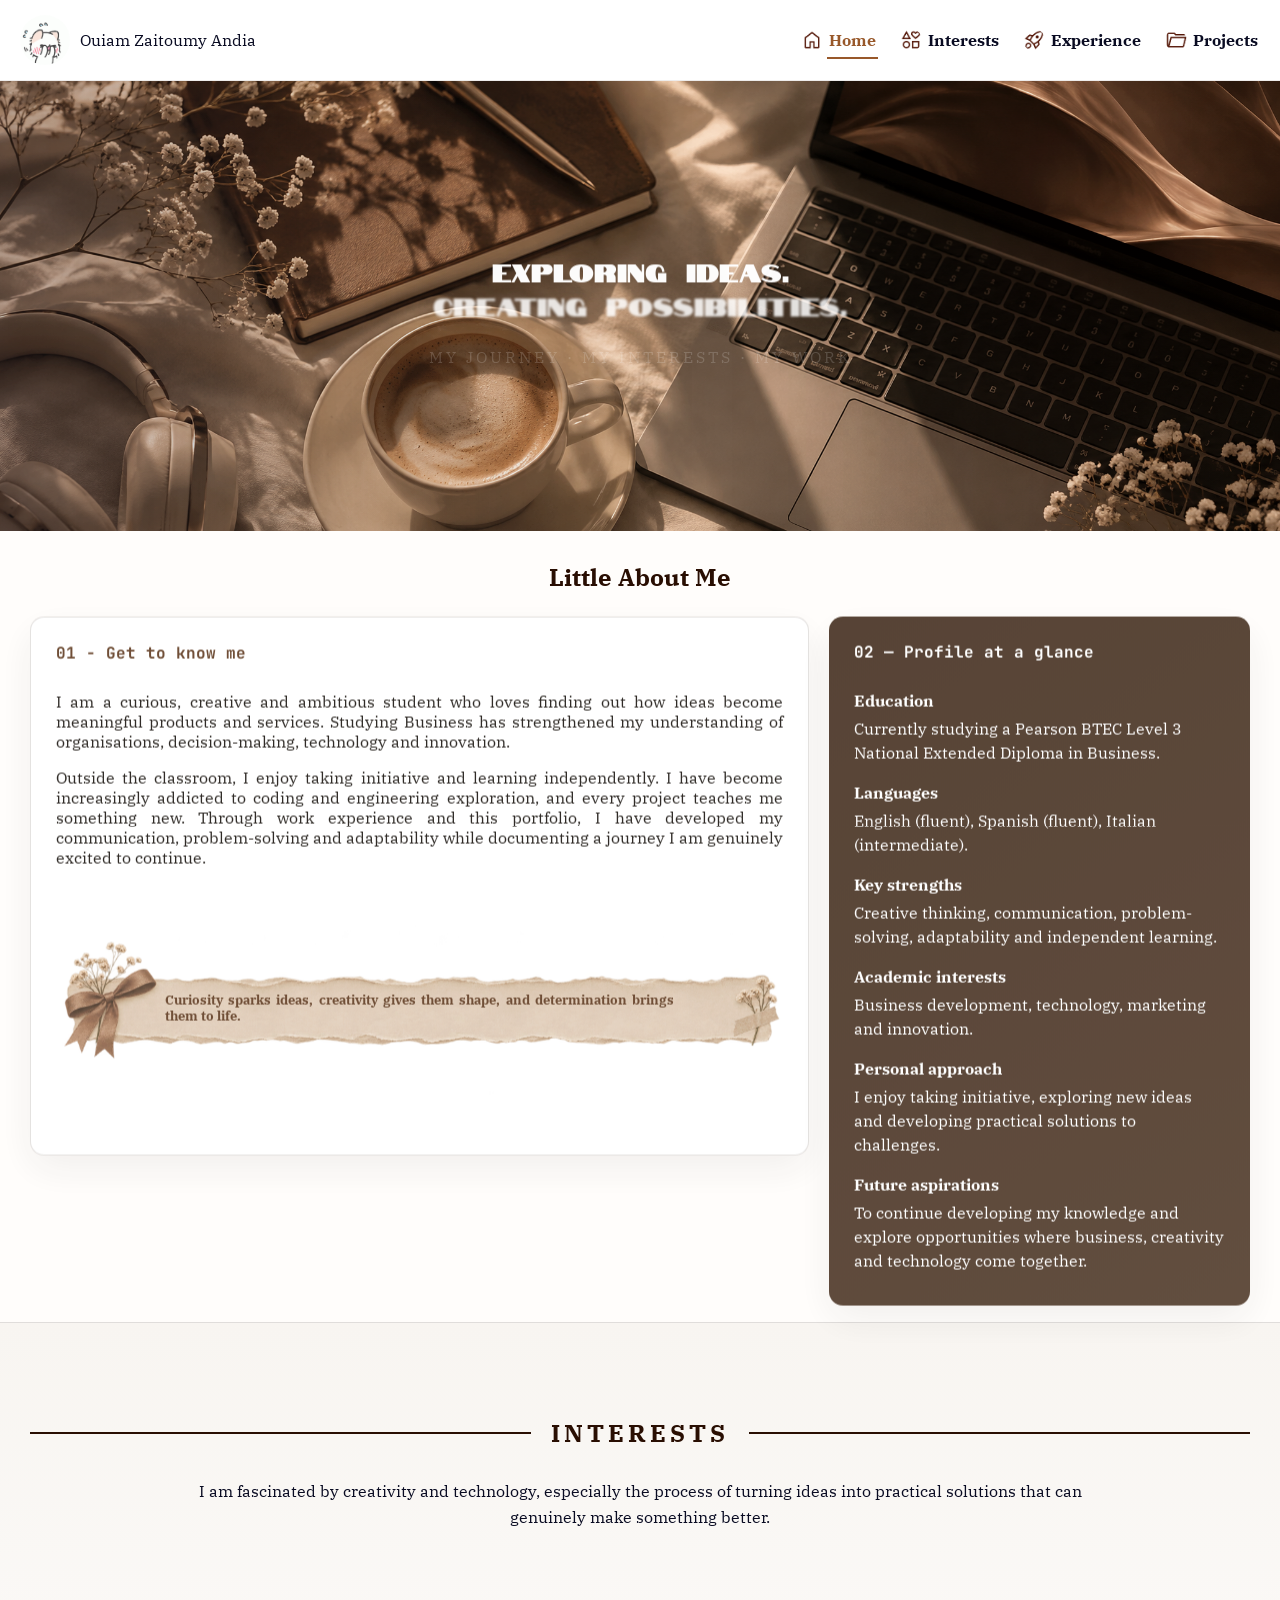
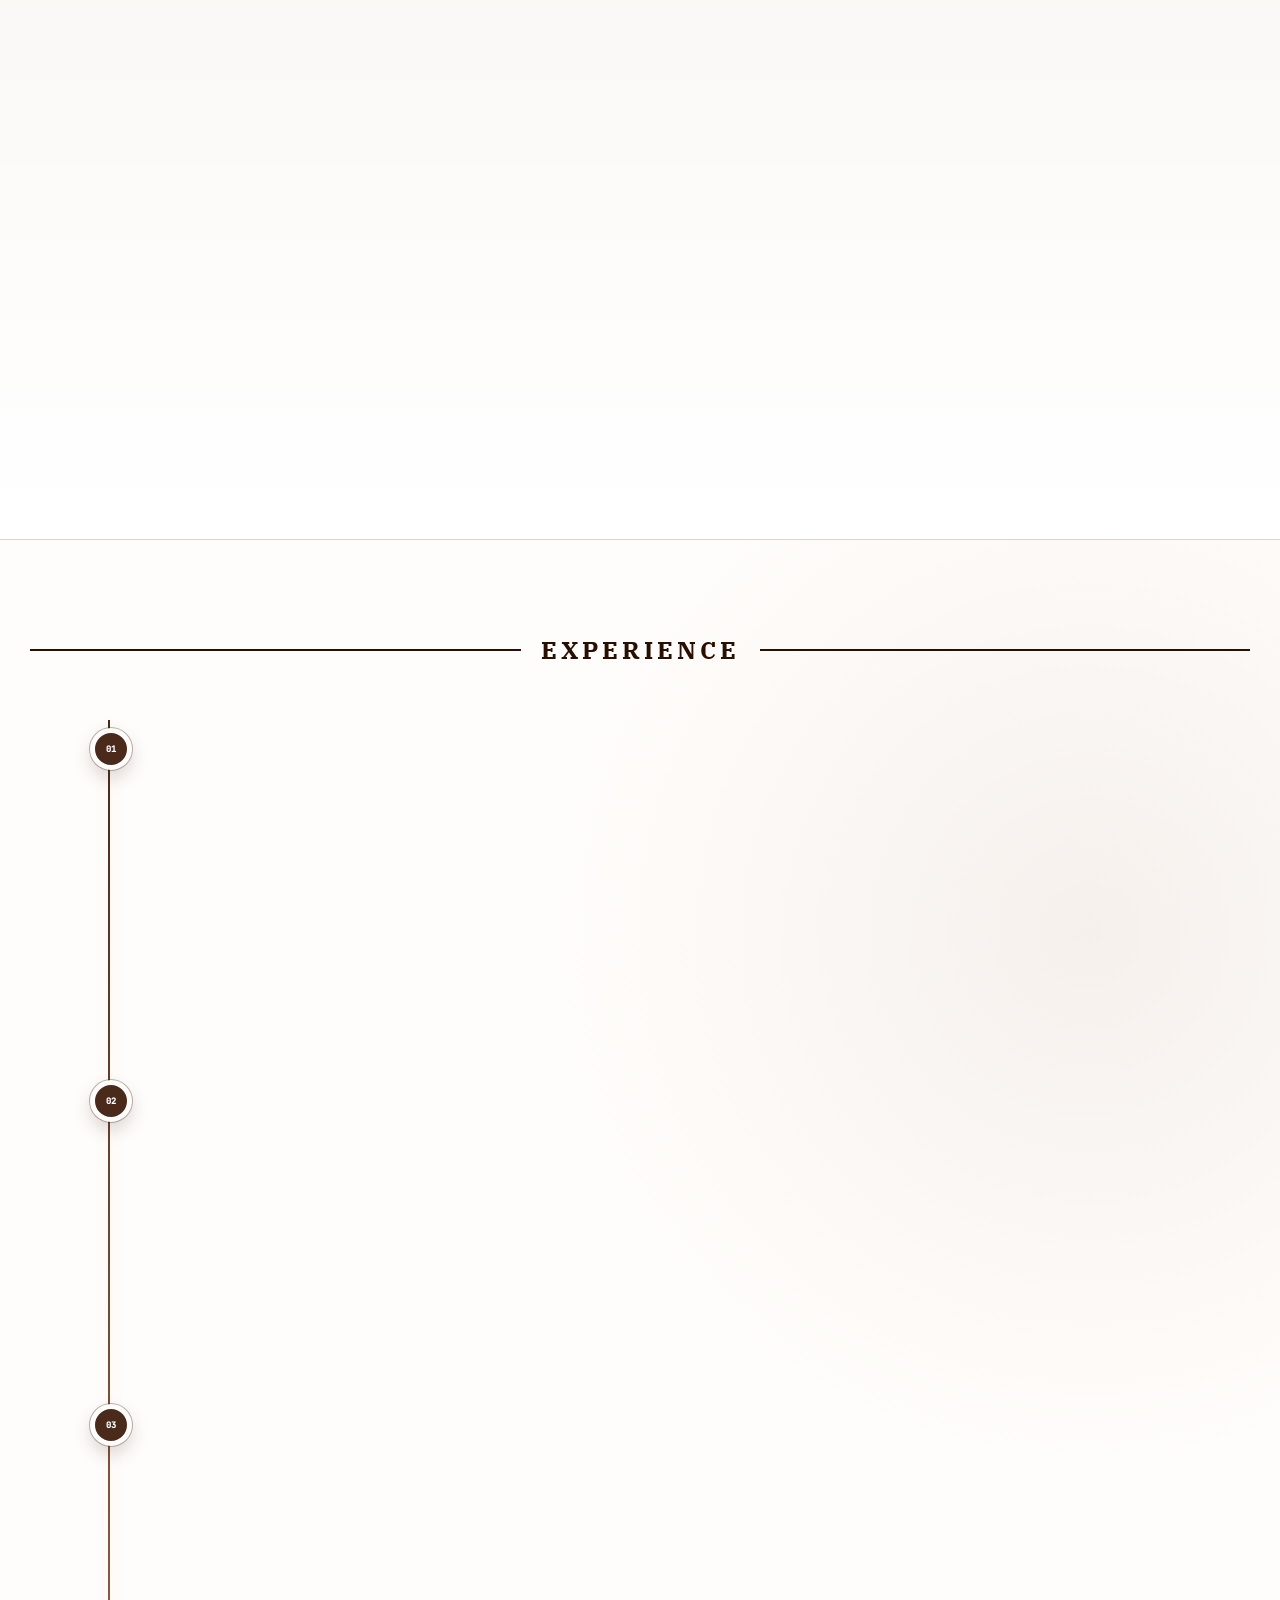
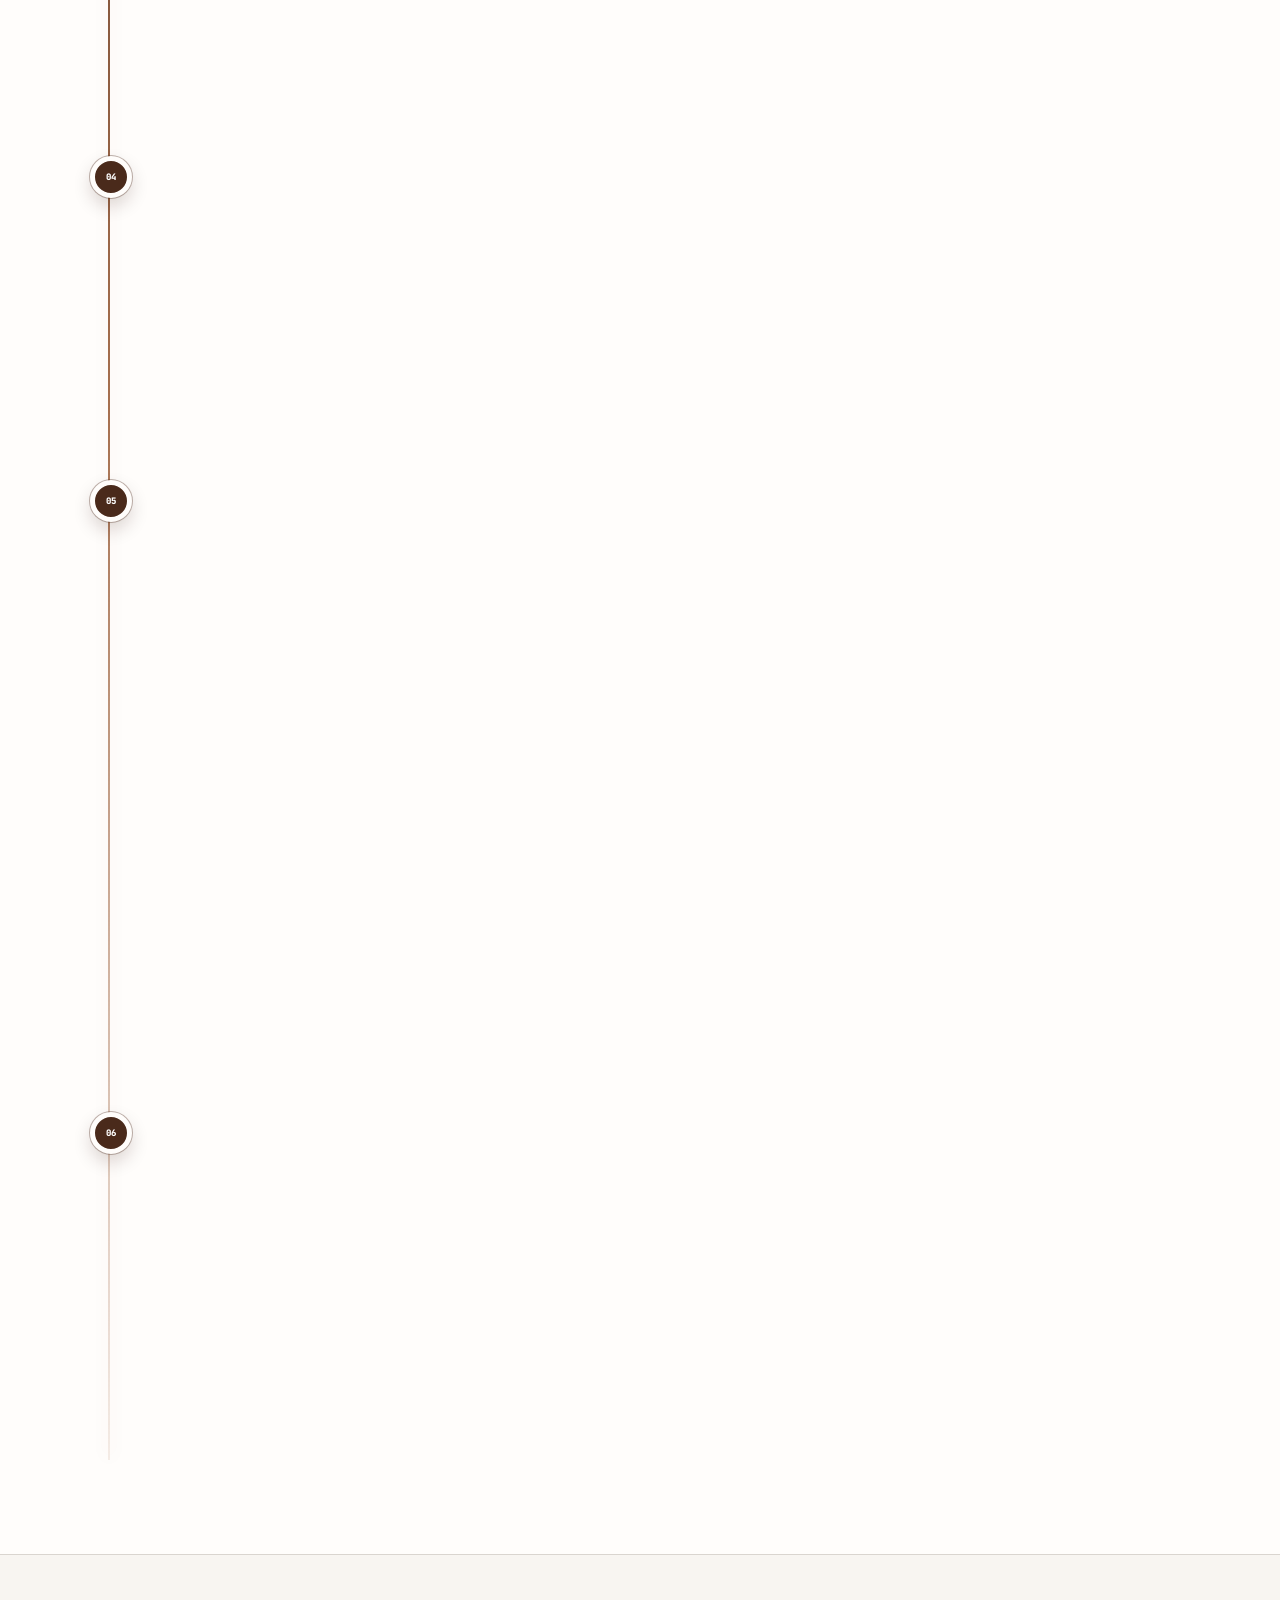
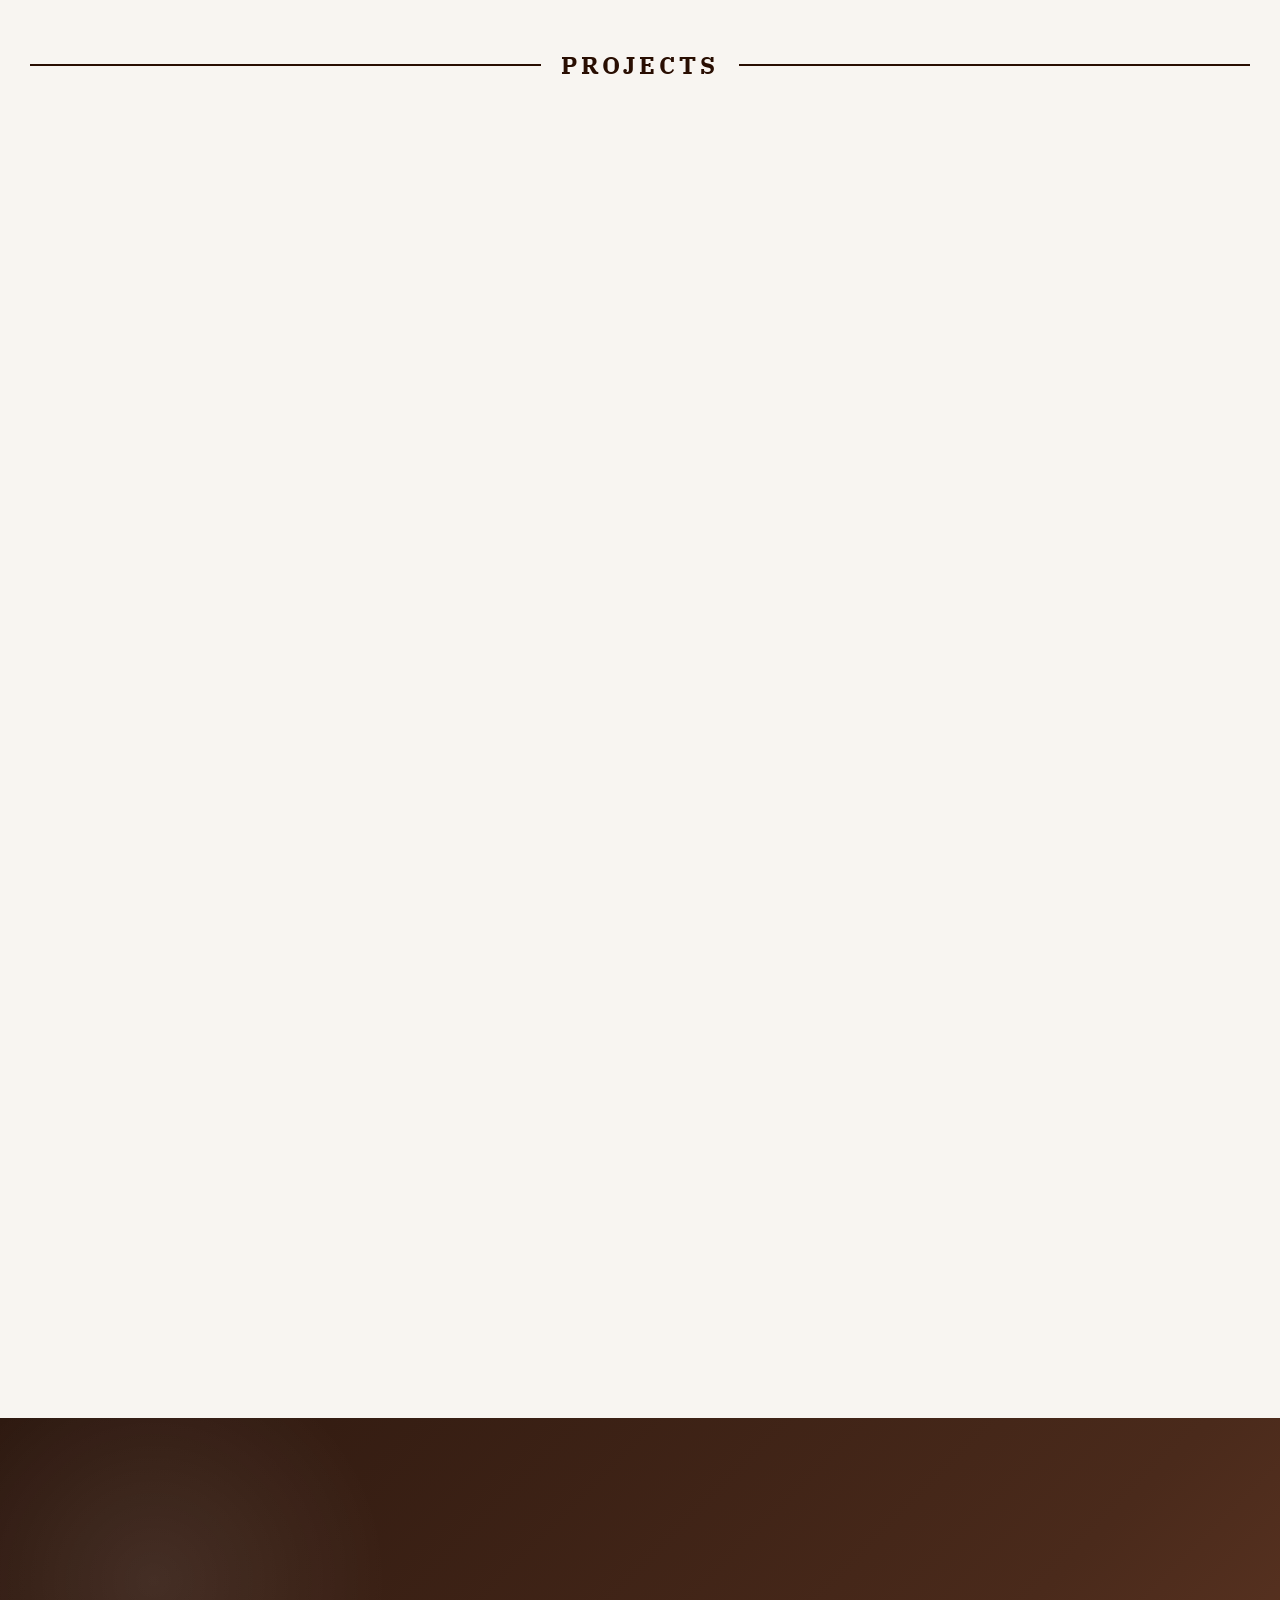
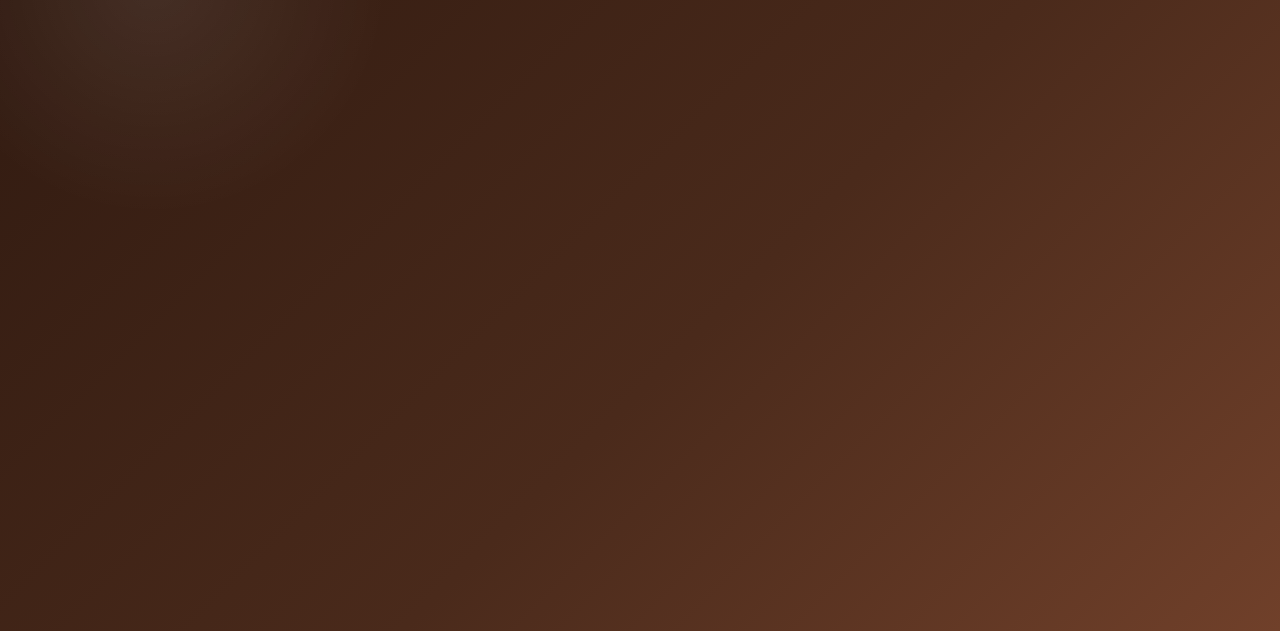
<file: index.html>
<!DOCTYPE html>
<html lang="en">
<head>
  <meta charset="UTF-8">
  <meta http-equiv="refresh" content="0; url=./code/">
  <title>Redirecting...</title>
</head>
<body>
  <p><a href="./code/">Open the portfolio</a></p>
</body>
</html>
</file>
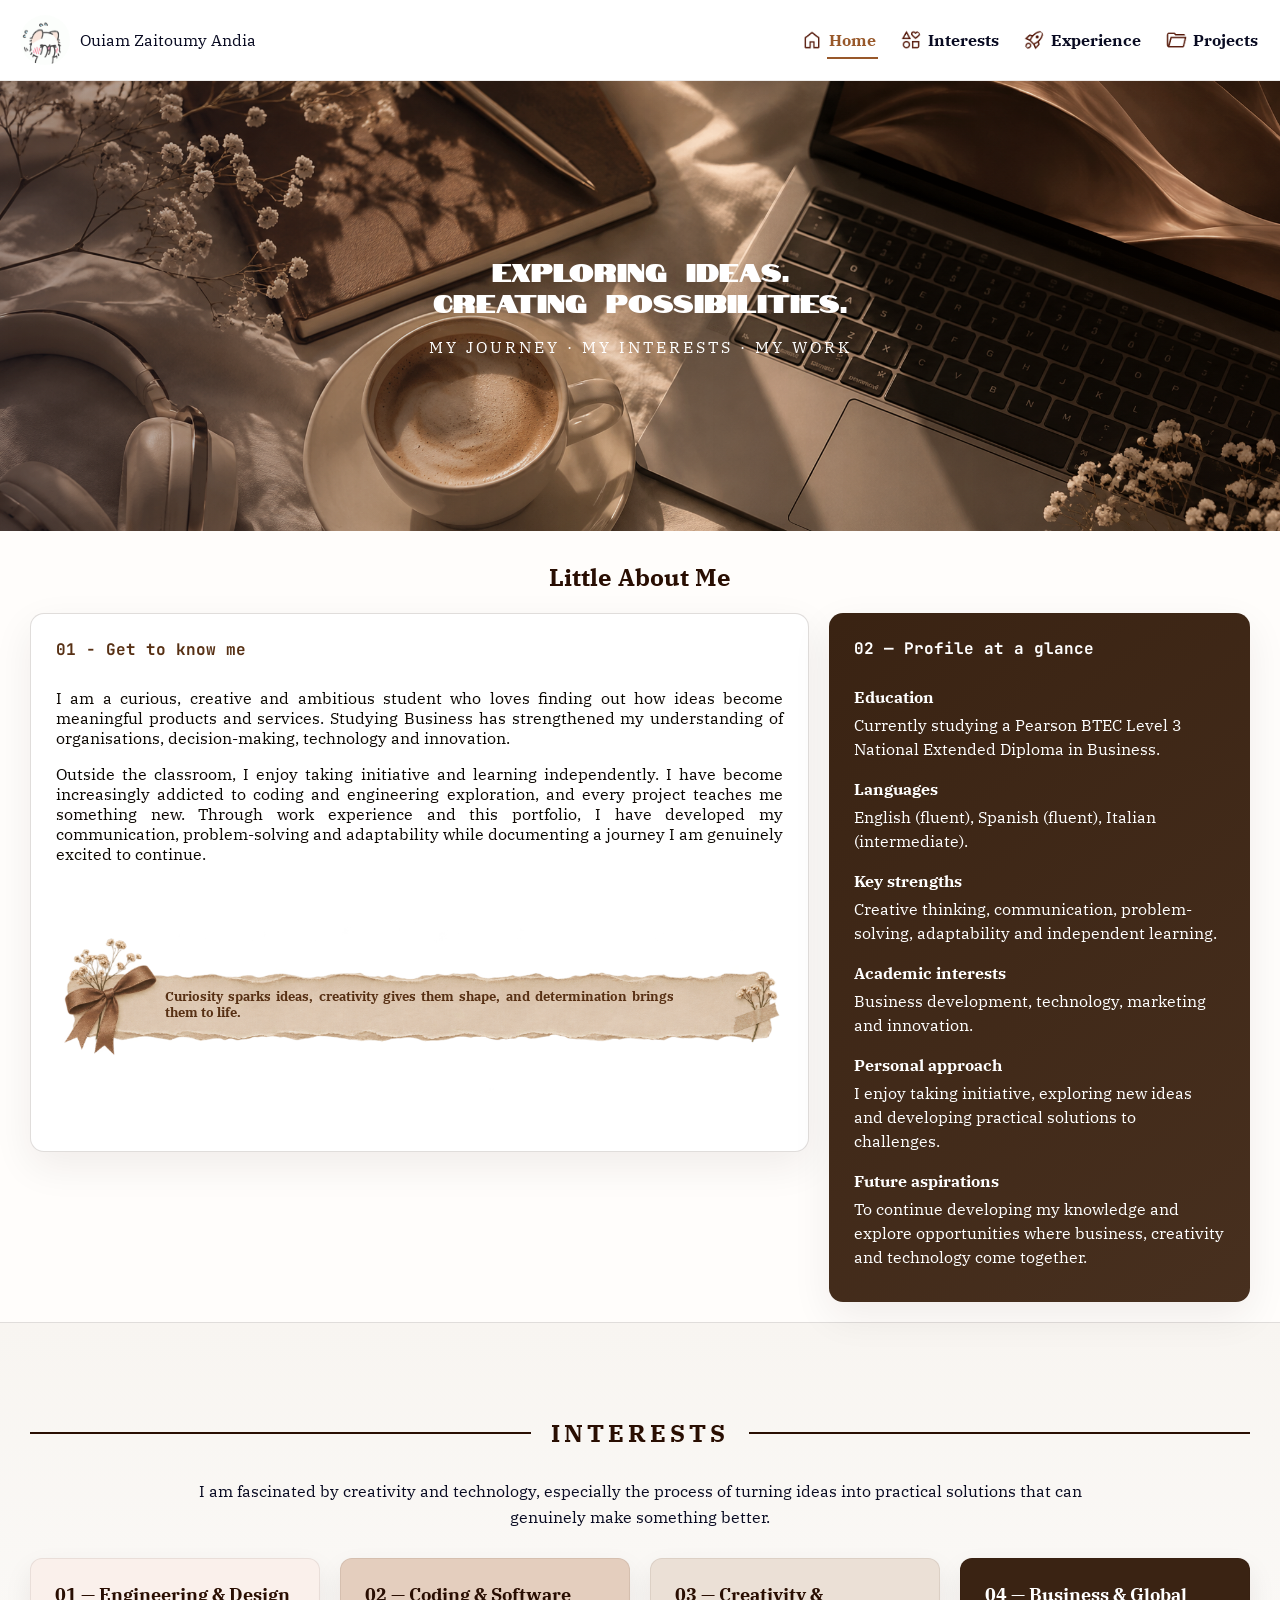
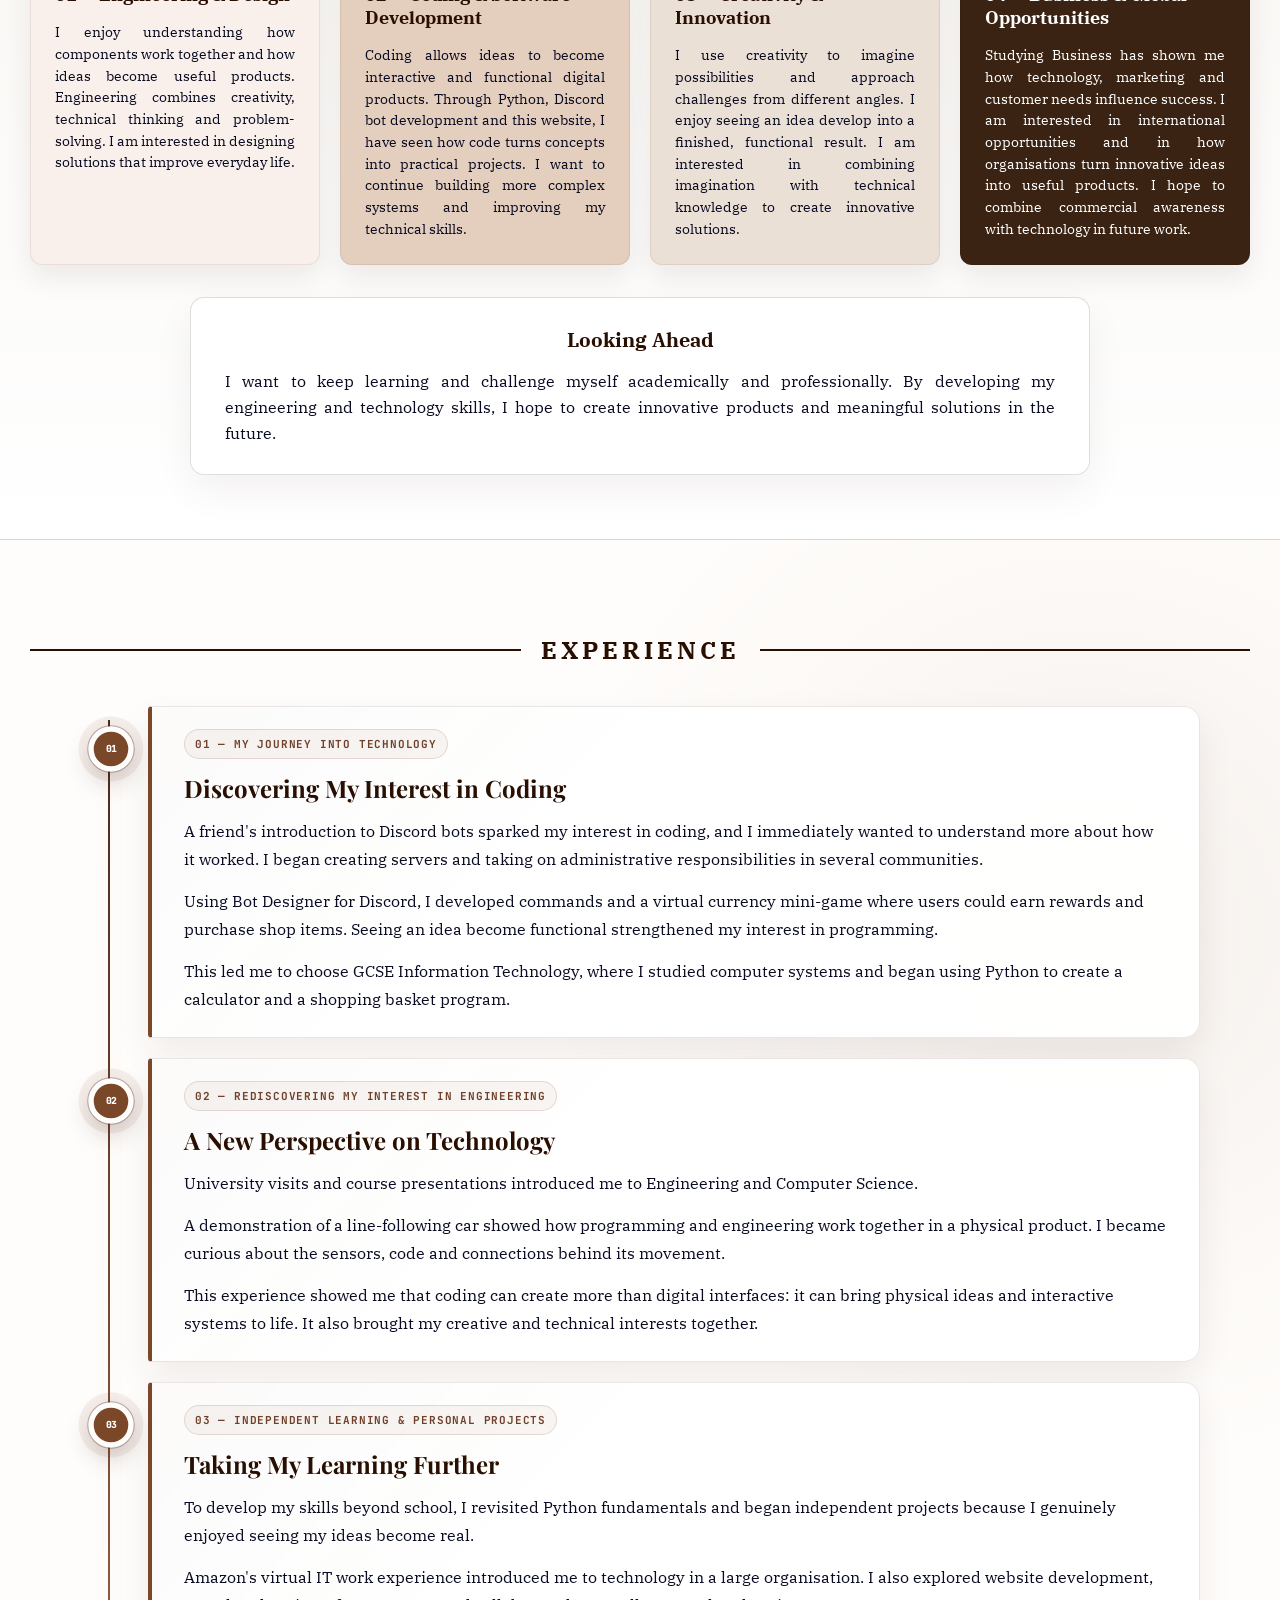
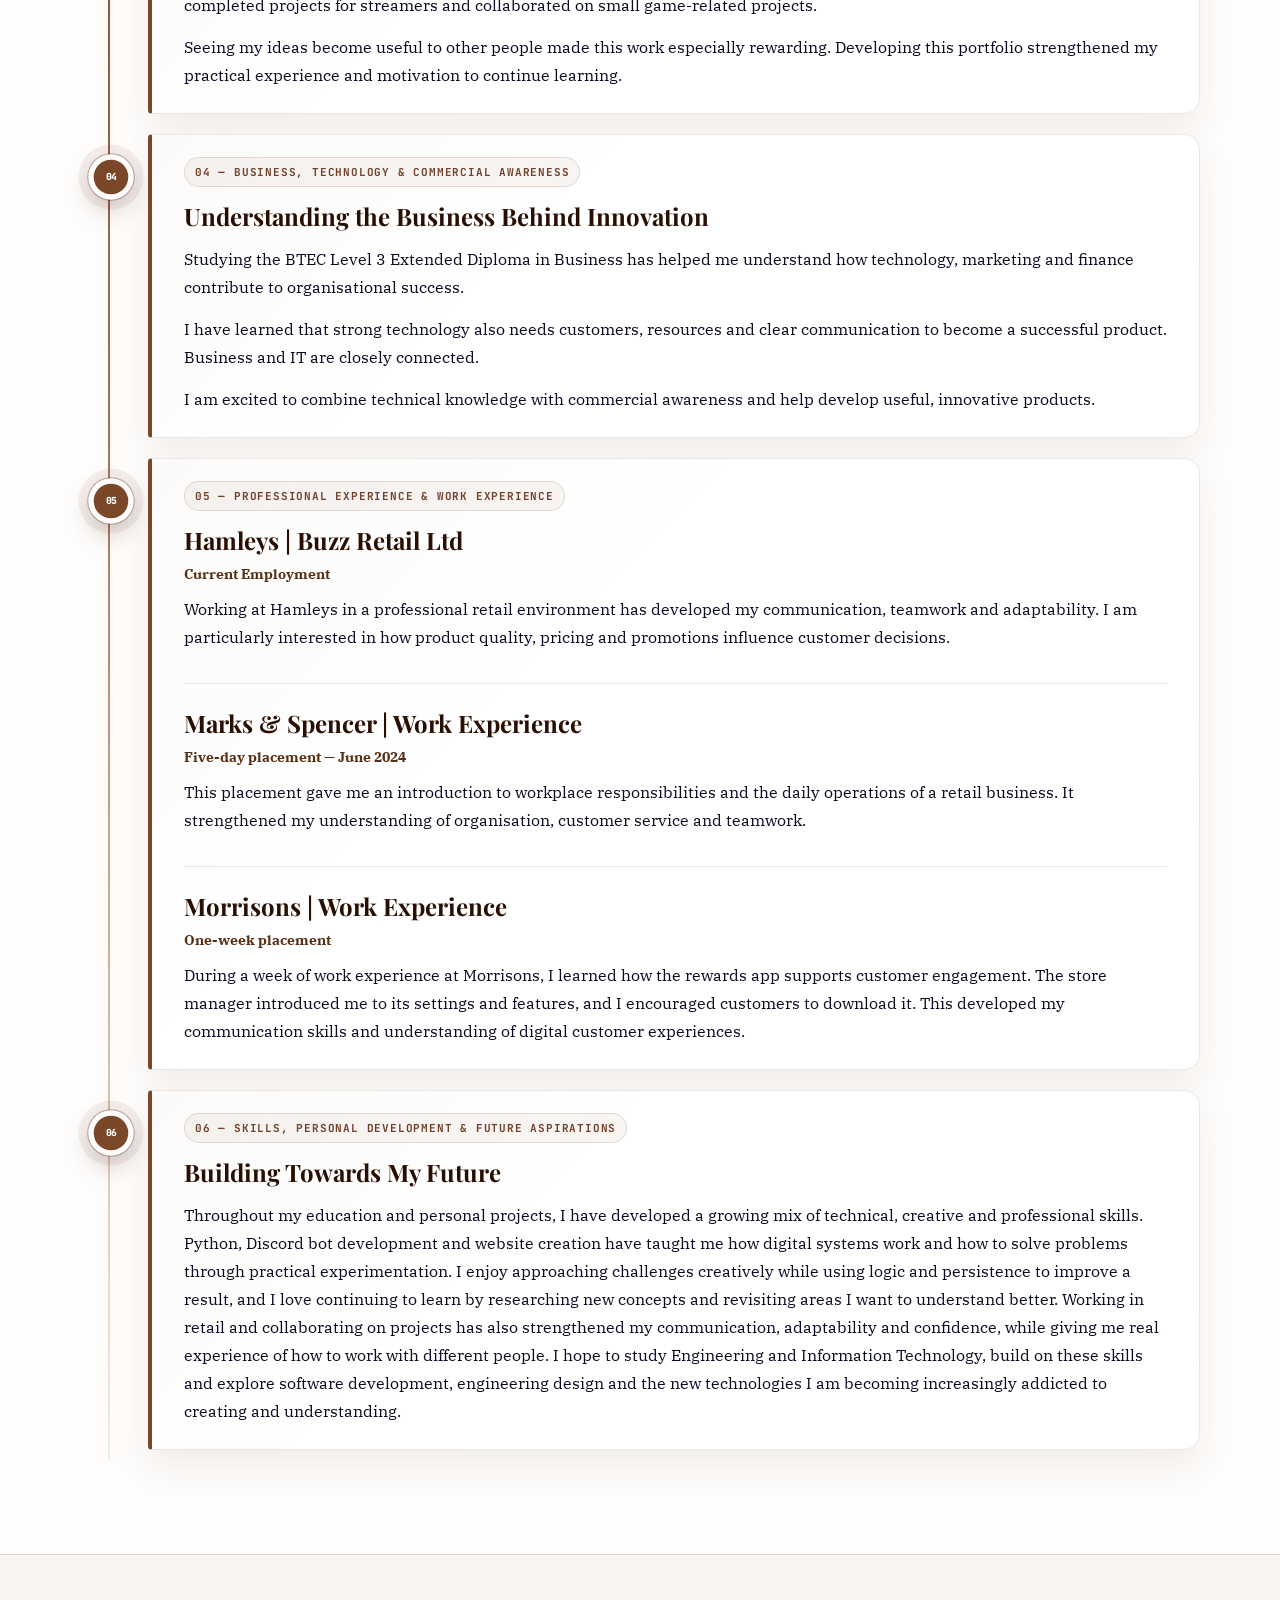
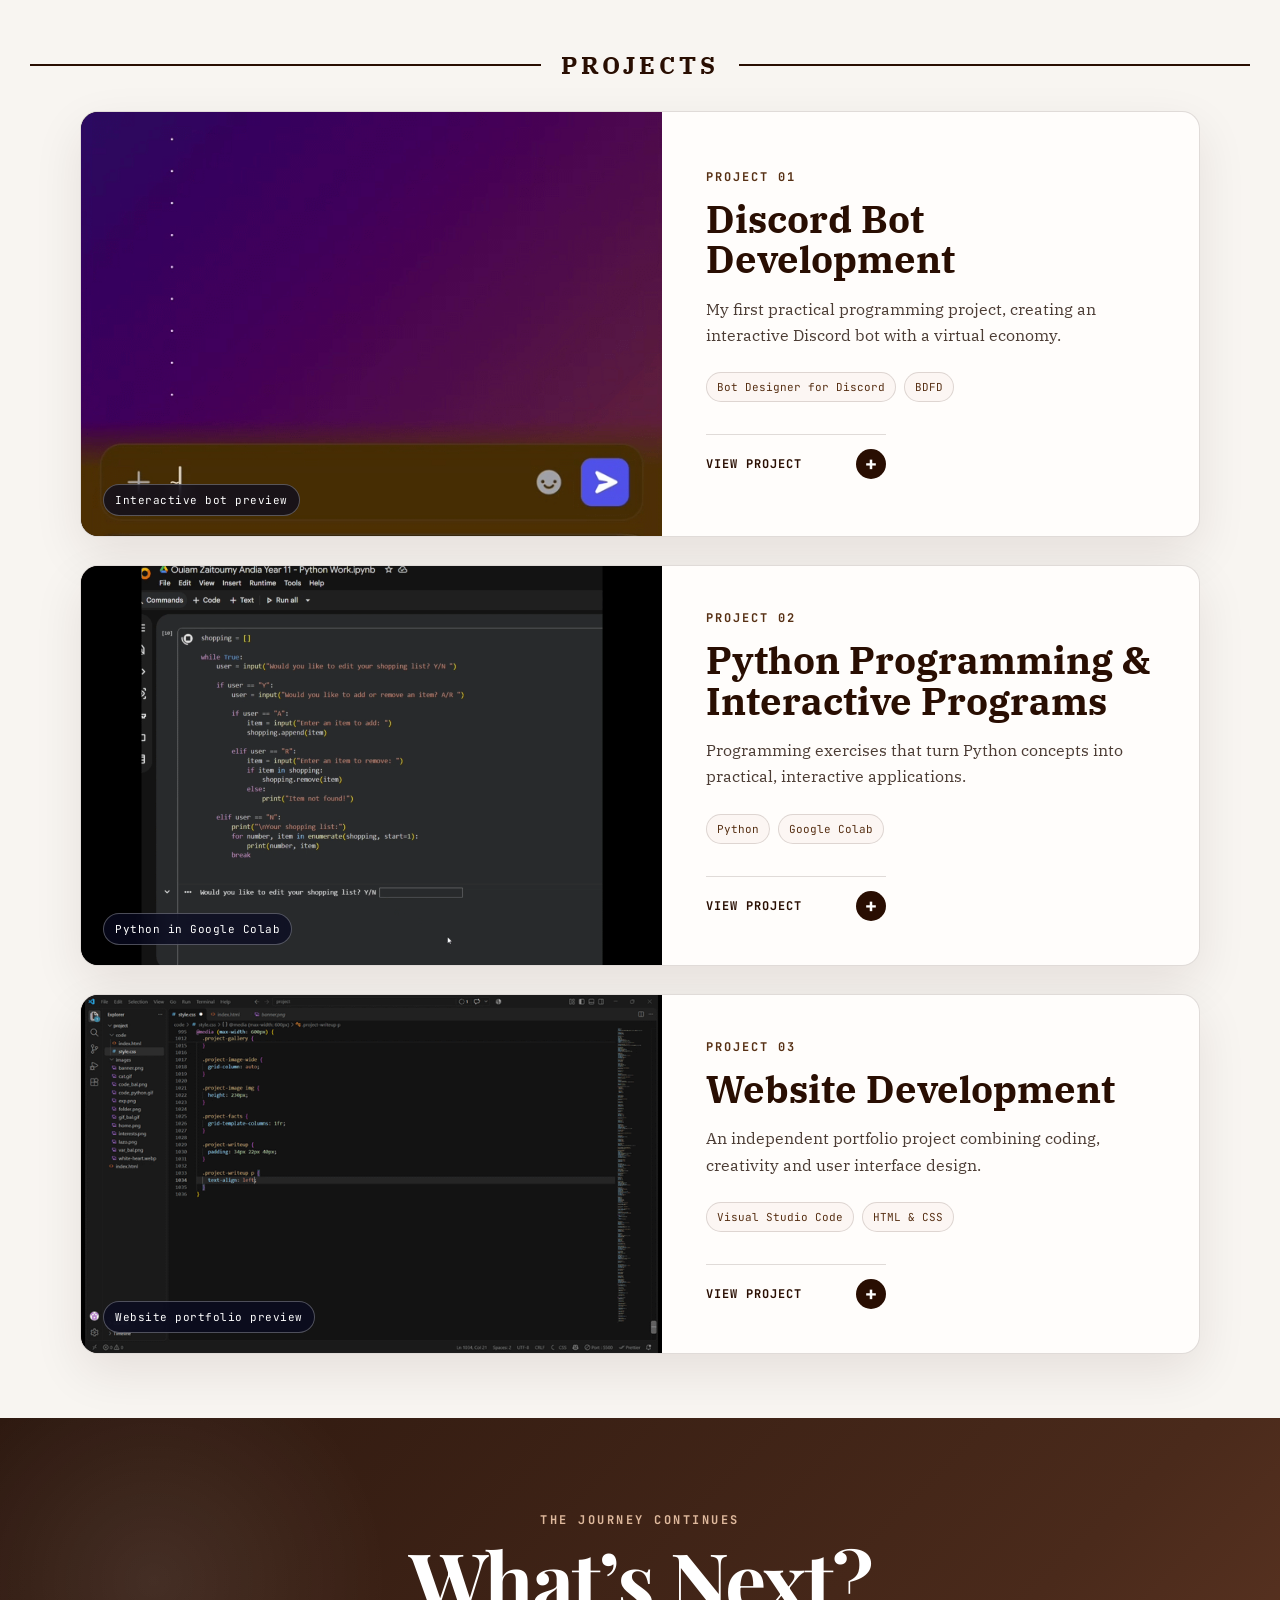
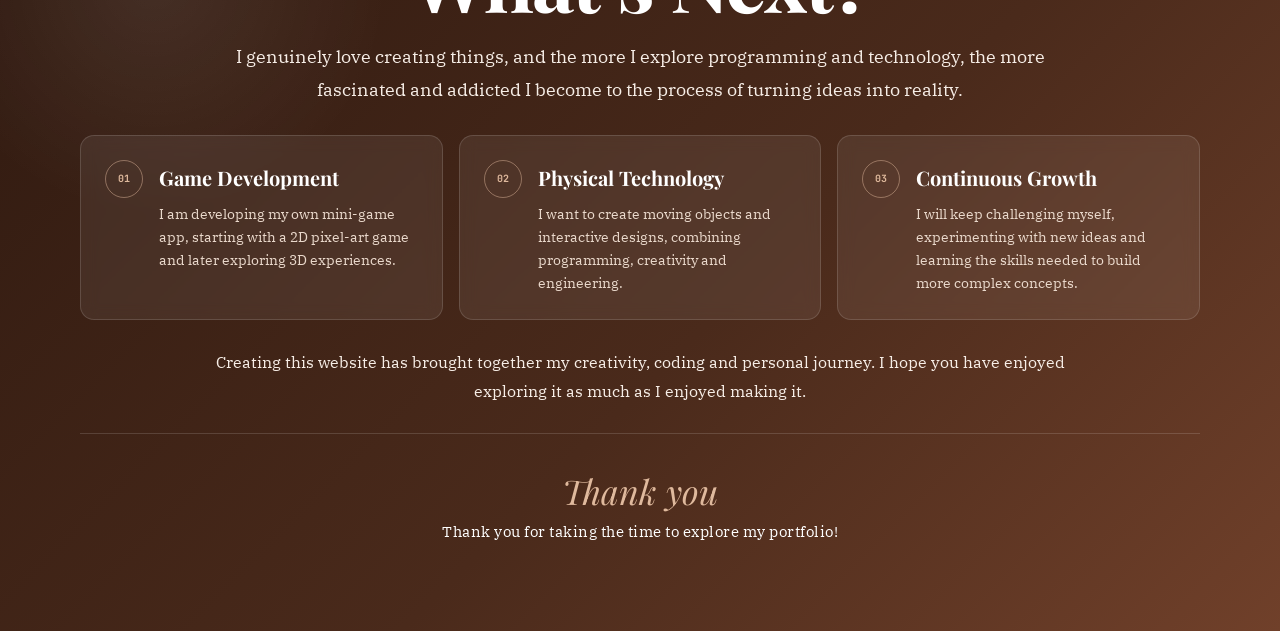
<file: code/index.html>
<!DOCTYPE html>
<html lang="en">
<head>
  <meta charset="UTF-8">
  <meta name="viewport" content="width=device-width, initial-scale=1.0">
  <title>my site</title>
  <link rel="stylesheet" href="style.css">
  <link rel="preconnect" href="https://fonts.gstatic.com" crossorigin>
  <link href="https://fonts.googleapis.com/css2?family=Actor&family=Arvo:ital,wght@0,400;0,700;1,400;1,700&family=IBM+Plex+Serif:ital,wght@0,100;0,200;0,300;0,400;0,500;0,600;0,700;1,100;1,200;1,300;1,400;1,500;1,600;1,700&family=JetBrains+Mono:ital,wght@0,100..800;1,100..800&family=Notable&family=Playfair+Display:ital,wght@0,400..900;1,400..900&family=Redaction+35:ital,wght@0,400;0,700;1,400&family=Sekuya&family=Ultra&family=Yuyu+Short&display=swap" rel="stylesheet">

</head>

<body>
    <header>
        <nav class="navbar container">
            <div class="logo">
             <img src="../images/cat.gif" alt="heart">
             <span>Ouiam Zaitoumy Andia</span>
            </div>

            <ul class="nav-links">
              <li><a href="#home" class="active"><img src="../images/home.png" alt="" class="nav-icon">Home</a></li>
              <li><a href="#interests"><img src="../images/interests.png" alt="" class="nav-icon">Interests</a></li>
              <li><a href="#experience"><img src="../images/exp.png" alt="" class="nav-icon">Experience</a></li>
              <li><a href="#projects"><img src="../images/folder.png" alt="" class="nav-icon">Projects</a></li>
            </ul>
        </nav>
    </header>
    
    <section id="home">
        <div class="hero-overlay">
            <div class="hero-text">
                <h1 class="spaced-title" aria-label="Exploring ideas. Creating possibilities.">
                    <span class="title-line">Exploring ideas.</span>
                    <span class="title-line">Creating possibilities.</span>
                </h1>
                <p class="hero-subtitle">MY JOURNEY · MY INTERESTS · MY WORK</p>
             
            </div>
        </div>
   <h2 class="section-title">Little About Me</h2>
   <div class="about-layout">
     <div class="section-box reveal-card">
       <p>
         <span class="highlight">01 - Get to know me</span>
         I am a curious, creative and ambitious student who loves finding out how ideas become meaningful products and services. Studying Business has strengthened my understanding of organisations, decision-making, technology and innovation.
        </p>
        <p>Outside the classroom, I enjoy taking initiative and learning independently. I have become increasingly addicted to coding and engineering exploration, and every project teaches me something new. Through work experience and this portfolio, I have developed my communication, problem-solving and adaptability while documenting a journey I am genuinely excited to continue.</p>
        <div class="lazo-container">
          <img src="../images/lazo.png" alt="Decorative bow" class="lazo-divider">
          <p class="lazo-quote">Curiosity sparks ideas, creativity gives them shape, and determination brings them to life.</p>
        </div>
     </div>

     <div class="section-box interests-box reveal-card">
       <span class="highlight">02 — Profile at a glance</span>

       <h3>Education</h3>
       <p>Currently studying a Pearson BTEC Level 3 National Extended Diploma in Business.</p>

       <h3>Languages</h3>
       <p>English (fluent), Spanish (fluent), Italian (intermediate).</p>

       <h3>Key strengths</h3>
       <p>Creative thinking, communication, problem-solving, adaptability and independent learning.</p>

       <h3>Academic interests</h3>
       <p>Business development, technology, marketing and innovation.</p>

       <h3>Personal approach</h3>
       <p>I enjoy taking initiative, exploring new ideas and developing practical solutions to challenges.</p>

       <h3>Future aspirations</h3>
       <p>To continue developing my knowledge and explore opportunities where business, creativity and technology come together.</p>
     </div>
   </div>
    </section>

    <section id="interests">
      <h2 class="section-title section-title-lines"><span>Interests</span></h2>
      <p class="interests-introduction">I am fascinated by creativity and technology, especially the process of turning ideas into practical solutions that can genuinely make something better.</p>
      <div class="interest-cards">
        <div class="interest-card reveal-card">
          <h3>01 — Engineering &amp; Design</h3>
          <p>I enjoy understanding how components work together and how ideas become useful products. Engineering combines creativity, technical thinking and problem-solving. I am interested in designing solutions that improve everyday life.</p>
        </div>

        <div class="interest-card reveal-card">
          <h3>02 — Coding &amp; Software Development</h3>
          <p>Coding allows ideas to become interactive and functional digital products. Through Python, Discord bot development and this website, I have seen how code turns concepts into practical projects. I want to continue building more complex systems and improving my technical skills.</p>
        </div>

        <div class="interest-card reveal-card">
          <h3>03 — Creativity &amp; Innovation</h3>
          <p>I use creativity to imagine possibilities and approach challenges from different angles. I enjoy seeing an idea develop into a finished, functional result. I am interested in combining imagination with technical knowledge to create innovative solutions.</p>
        </div>

        <div class="interest-card reveal-card">
          <h3>04 — Business &amp; Global Opportunities</h3>
          <p>Studying Business has shown me how technology, marketing and customer needs influence success. I am interested in international opportunities and in how organisations turn innovative ideas into useful products. I hope to combine commercial awareness with technology in future work.</p>
        </div>
      </div>

      <div class="looking-ahead reveal-card">
        <h3>Looking Ahead</h3>
        <p>I want to keep learning and challenge myself academically and professionally. By developing my engineering and technology skills, I hope to create innovative products and meaningful solutions in the future.</p>
      </div>
    </section>

    <section id="experience">
      <h2 class="section-title section-title-lines"><span>Experience</span></h2>
      <div class="experience-timeline">
        <div class="timeline-item">
          <div class="timeline-dot"><span>01</span></div>
          <div class="timeline-content reveal-content">
            <span class="timeline-date">01 — MY JOURNEY INTO TECHNOLOGY</span>
            <h3>Discovering My Interest in Coding</h3>
            <p>A friend's introduction to Discord bots sparked my interest in coding, and I immediately wanted to understand more about how it worked. I began creating servers and taking on administrative responsibilities in several communities.</p>
            <p>Using Bot Designer for Discord, I developed commands and a virtual currency mini-game where users could earn rewards and purchase shop items. Seeing an idea become functional strengthened my interest in programming.</p>
            <p>This led me to choose GCSE Information Technology, where I studied computer systems and began using Python to create a calculator and a shopping basket program.</p>
          </div>
        </div>
        <div class="timeline-item">
          <div class="timeline-dot"><span>02</span></div>
          <div class="timeline-content reveal-content">
            <span class="timeline-date">02 — REDISCOVERING MY INTEREST IN ENGINEERING</span>
            <h3>A New Perspective on Technology</h3>
            <p>University visits and course presentations introduced me to Engineering and Computer Science.</p>
            <p>A demonstration of a line-following car showed how programming and engineering work together in a physical product. I became curious about the sensors, code and connections behind its movement.</p>
            <p>This experience showed me that coding can create more than digital interfaces: it can bring physical ideas and interactive systems to life. It also brought my creative and technical interests together.</p>
          </div>
        </div>
        <div class="timeline-item">
          <div class="timeline-dot"><span>03</span></div>
          <div class="timeline-content reveal-content">
            <span class="timeline-date">03 — INDEPENDENT LEARNING & PERSONAL PROJECTS</span>
            <h3>Taking My Learning Further</h3>
            <p>To develop my skills beyond school, I revisited Python fundamentals and began independent projects because I genuinely enjoyed seeing my ideas become real.</p>
            <p>Amazon's virtual IT work experience introduced me to technology in a large organisation. I also explored website development, completed projects for streamers and collaborated on small game-related projects.</p>
            <p>Seeing my ideas become useful to other people made this work especially rewarding. Developing this portfolio strengthened my practical experience and motivation to continue learning.</p>
          </div>
        </div>
        <div class="timeline-item">
          <div class="timeline-dot"><span>04</span></div>
          <div class="timeline-content reveal-content">
            <span class="timeline-date">04 — BUSINESS, TECHNOLOGY & COMMERCIAL AWARENESS</span>
            <h3>Understanding the Business Behind Innovation</h3>
            <p>Studying the BTEC Level 3 Extended Diploma in Business has helped me understand how technology, marketing and finance contribute to organisational success.</p>
            <p>I have learned that strong technology also needs customers, resources and clear communication to become a successful product. Business and IT are closely connected.</p>
            <p>I am excited to combine technical knowledge with commercial awareness and help develop useful, innovative products.</p>
          </div>
        </div>
        <div class="timeline-item">
          <div class="timeline-dot"><span>05</span></div>
          <div class="timeline-content reveal-content">
            <span class="timeline-date">05 — PROFESSIONAL EXPERIENCE & WORK EXPERIENCE</span>

            <h3>Hamleys | Buzz Retail Ltd</h3>
            <span class="timeline-status">Current Employment</span>
            <p>Working at Hamleys in a professional retail environment has developed my communication, teamwork and adaptability. I am particularly interested in how product quality, pricing and promotions influence customer decisions.</p>

            <h3 class="timeline-subheading">Marks &amp; Spencer | Work Experience</h3>
            <span class="timeline-status">Five-day placement — June 2024</span>
            <p>This placement gave me an introduction to workplace responsibilities and the daily operations of a retail business. It strengthened my understanding of organisation, customer service and teamwork.</p>

            <h3 class="timeline-subheading">Morrisons | Work Experience</h3>
            <span class="timeline-status">One-week placement</span>
            <p>During a week of work experience at Morrisons, I learned how the rewards app supports customer engagement. The store manager introduced me to its settings and features, and I encouraged customers to download it. This developed my communication skills and understanding of digital customer experiences.</p>
          </div>
        </div>
        <div class="timeline-item">
          <div class="timeline-dot"><span>06</span></div>
          <div class="timeline-content reveal-content">
            <span class="timeline-date">06 — SKILLS, PERSONAL DEVELOPMENT &amp; FUTURE ASPIRATIONS</span>

            <h3>Building Towards My Future</h3>
            <p>Throughout my education and personal projects, I have developed a growing mix of technical, creative and professional skills. Python, Discord bot development and website creation have taught me how digital systems work and how to solve problems through practical experimentation. I enjoy approaching challenges creatively while using logic and persistence to improve a result, and I love continuing to learn by researching new concepts and revisiting areas I want to understand better. Working in retail and collaborating on projects has also strengthened my communication, adaptability and confidence, while giving me real experience of how to work with different people. I hope to study Engineering and Information Technology, build on these skills and explore software development, engineering design and the new technologies I am becoming increasingly addicted to creating and understanding.</p>
          </div>
        </div>
      </div>
    </section>

    <section id="projects">
      <h2 class="section-title section-title-lines"><span>Projects</span></h2>
      <details class="project-card reveal-card">
        <summary class="project-summary">
          <div class="project-preview">
            <img src="../images/gif_bal.gif" alt="Animated Discord bot balance command">
            <span class="project-preview-label">Interactive bot preview</span>
          </div>
          <div class="project-summary-content">
            <span class="project-number">PROJECT 01</span>
            <h3>Discord Bot Development</h3>
            <p>My first practical programming project, creating an interactive Discord bot with a virtual economy.</p>
            <div class="project-meta">
              <span>Bot Designer for Discord</span>
              <span>BDFD</span>
            </div>
            <span class="project-toggle" aria-hidden="true">
              <span class="toggle-label">View project</span>
              <span class="toggle-icon">+</span>
            </span>
          </div>
        </summary>

        <div class="project-details">
          <div class="project-gallery" aria-label="Discord bot project screenshots">
            <figure class="project-image project-image-wide">
              <img src="../images/gif_bal.gif" alt="Animated demonstration of the balance command">
              <figcaption>Balance command in action</figcaption>
            </figure>
            <figure class="project-image">
              <img src="../images/code_bal.png" alt="Code used for the Discord bot balance command">
              <figcaption>Command code</figcaption>
            </figure>
            <figure class="project-image">
              <img src="../images/var_bal.png" alt="Variables used by the Discord bot balance command">
              <figcaption>Stored variables</figcaption>
            </figure>
          </div>

          <div class="project-writeup">
            <div class="project-facts">
              <div>
                <span>Tool used</span>
                <strong>Bot Designer for Discord (BDFD)</strong>
              </div>
              <div>
                <span>Project type</span>
                <strong>Beginner programming and interactive bot development</strong>
              </div>
            </div>

            <h4>Project Overview</h4>
            <p>My first practical programming project involved creating my own Discord bot using Bot Designer for Discord (BDFD). I used commands, variables and built-in functions to make the bot interactive and useful for both server management and entertainment.</p>
            <p>The bot included activities such as fishing, a virtual currency system and a shop where users could purchase items. I enjoyed designing features that people could interact with and watching the project become more complete as I added new commands.</p>
            <p>One example is the <strong>balance command (<code>~bal</code>)</strong>, which retrieves stored variables and presents a user's coins and statistics in an organised format. This project helped me understand programming logic, variables and the satisfaction of turning an idea into something others could use.</p>
          </div>
        </div>
      </details>

      <details class="project-card reveal-card">
        <summary class="project-summary">
          <div class="project-preview">
            <img src="../images/code_python.gif" alt="Python programming code running in Google Colab">
            <span class="project-preview-label">Python in Google Colab</span>
          </div>
          <div class="project-summary-content">
            <span class="project-number">PROJECT 02</span>
            <h3>Python Programming &amp; Interactive Programs</h3>
            <p>Programming exercises that turn Python concepts into practical, interactive applications.</p>
            <div class="project-meta">
              <span>Python</span>
              <span>Google Colab</span>
            </div>
            <span class="project-toggle" aria-hidden="true">
              <span class="toggle-label">View project</span>
              <span class="toggle-icon">+</span>
            </span>
          </div>
        </summary>

        <div class="project-details">
          <div class="project-gallery project-gallery-single" aria-label="Python project screenshot">
            <figure class="project-image project-image-wide">
              <img src="../images/code_python.gif" alt="Python code and interactive program example">
              <figcaption>Python programming example</figcaption>
            </figure>
          </div>

          <div class="project-writeup">
            <div class="project-facts">
              <div>
                <span>Language used</span>
                <strong>Python</strong>
              </div>
              <div>
                <span>Platform</span>
                <strong>Google Colab</strong>
              </div>
              <div>
                <span>Project type</span>
                <strong>Programming exercises and practical applications</strong>
              </div>
            </div>

            <h4>Project Overview</h4>
            <p>As part of my GCSE Information Technology studies, I began experimenting with Python to understand how programming could solve practical problems. I practised variables, user input, calculations, lists, loops and conditional statements.</p>
            <p>I created a shopping list program with an interactive menu and also developed simple games, including Number Guessing and Rock, Paper, Scissors. I enjoyed testing the programs with friends and experimenting with different instructions to improve how they worked.</p>
            <p>These projects made programming feel exciting and accessible. They helped me understand how logical instructions can create useful, entertaining applications and encouraged me to keep developing my skills.</p>
          </div>
        </div>
      </details>

      <details class="project-card reveal-card">
        <summary class="project-summary">
          <div class="project-preview">
            <img src="../images/website_gif.gif" alt="Animated preview of my website portfolio">
            <span class="project-preview-label">Website portfolio preview</span>
          </div>
          <div class="project-summary-content">
            <span class="project-number">PROJECT 03</span>
            <h3>Website Development</h3>
            <p>An independent portfolio project combining coding, creativity and user interface design.</p>
            <div class="project-meta">
              <span>Visual Studio Code</span>
              <span>HTML &amp; CSS</span>
            </div>
            <span class="project-toggle" aria-hidden="true">
              <span class="toggle-label">View project</span>
              <span class="toggle-icon">+</span>
            </span>
          </div>
        </summary>

        <div class="project-details">
          <div class="project-gallery project-gallery-single" aria-label="Website development project preview">
            <figure class="project-image project-image-wide">
              <img src="../images/website_gif.gif" alt="Animated preview of my website portfolio">
              <figcaption>My current portfolio website</figcaption>
            </figure>
          </div>

          <div class="project-writeup">
            <div class="project-facts">
              <div>
                <span>Tools used</span>
                <strong>Visual Studio Code, HTML and CSS</strong>
              </div>
              <div>
                <span>Project type</span>
                <strong>Web development and user interface design</strong>
              </div>
            </div>

            <h4>Project Overview</h4>
            <p>Using Visual Studio Code, HTML and CSS, I began creating websites and experimenting with structure, colour, typography, images and responsive layouts. I enjoyed discovering how code could shape both the appearance and functionality of a digital experience.</p>
            <p>I have also worked on website projects for streamers and personal ideas, which helped me adapt to different design requirements and turn visual concepts into practical pages. These projects are private, so I have chosen to showcase this portfolio as an example of my work.</p>
            <h4>My Current Portfolio</h4>
            <p>This website is an independent project that brings together my interest in coding, creativity and design. I have loved developing its sections, experimenting with the layout and using each improvement as an opportunity to learn more about web development.</p>
          </div>
        </div>
      </details>
    </section>

    <section id="whats-next" class="whats-next-section">
      <div class="next-panel reveal-card">
        <div class="next-heading">
          <span class="next-kicker">The journey continues</span>
          <h2>What&rsquo;s Next?</h2>
        </div>

        <p class="next-intro">I genuinely love creating things, and the more I explore programming and technology, the more fascinated and addicted I become to the process of turning ideas into reality.</p>

        <div class="next-goals">
          <article class="next-goal">
            <span class="next-goal-number">01</span>
            <div>
              <h3>Game Development</h3>
              <p>I am developing my own mini-game app, starting with a 2D pixel-art game and later exploring 3D experiences.</p>
            </div>
          </article>

          <article class="next-goal">
            <span class="next-goal-number">02</span>
            <div>
              <h3>Physical Technology</h3>
              <p>I want to create moving objects and interactive designs, combining programming, creativity and engineering.</p>
            </div>
          </article>

          <article class="next-goal">
            <span class="next-goal-number">03</span>
            <div>
              <h3>Continuous Growth</h3>
              <p>I will keep challenging myself, experimenting with new ideas and learning the skills needed to build more complex concepts.</p>
            </div>
          </article>
        </div>

        <p class="next-reflection">Creating this website has brought together my creativity, coding and personal journey. I hope you have enjoyed exploring it as much as I enjoyed making it.</p>

        <div class="thank-you">
          <span>Thank you</span>
          <p>Thank you for taking the time to explore my portfolio!</p>
        </div>
      </div>
    </section>

    <script>
      const navLinks = document.querySelectorAll(".nav-links a");
      const sections = document.querySelectorAll("section[id]");

      const updateActiveLink = () => {
        let currentSection = "home";

        sections.forEach((section) => {
          if (section.getBoundingClientRect().top <= 120) {
            currentSection = section.id;
          }
        });

        navLinks.forEach((link) => {
          link.classList.toggle("active", link.getAttribute("href") === `#${currentSection}`);
        });
      };

      window.addEventListener("scroll", updateActiveLink);
      updateActiveLink();

      const timelineItems = document.querySelectorAll(".timeline-item");

      const revealTimeline = new IntersectionObserver((entries) => {
        entries.forEach((entry) => {
          if (entry.isIntersecting) {
            entry.target.classList.add("is-visible");
            revealTimeline.unobserve(entry.target);
          }
        });
      }, {
        threshold: 0.05,
        rootMargin: "0px 0px -8% 0px"
      });

      timelineItems.forEach((item) => revealTimeline.observe(item));

      const revealCards = document.querySelectorAll(".reveal-card");
      const revealCardObserver = new IntersectionObserver((entries) => {
        entries.forEach((entry) => {
          if (entry.isIntersecting) {
            entry.target.classList.add("is-visible");
            revealCardObserver.unobserve(entry.target);
          }
        });
      }, {
        threshold: 0.08,
        rootMargin: "0px 0px -5% 0px"
      });

      revealCards.forEach((card) => revealCardObserver.observe(card));
    </script>
</body>
</html>
</file>
<file: code/style.css>
*{
    margin: 0;
    padding: 0;
    box-sizing: border-box;
}

:root {
  --ink: #090b22;
  --brown: #290e02;
  --brown-soft: #7a4829;
  --cream: #f8f5f1;
  --paper: #fffdfb;
  --line: rgba(41, 14, 2, 0.14);
}

html {
  scroll-behavior: smooth;
}

body {
  font-family: "IBM Plex Serif", serif;
  color: var(--ink);
  background-color: var(--paper);
} 

h1,
h2,
h3 {
  font-family: "IBM Plex Serif", serif;
}
.container {
     width: 90%;
     max-width: 1200px;
     margin: auto;
}

header{
     background: rgba(255, 255, 255, 0.94);
     padding: 15px 0;
     position: sticky;
     top: 0;
     z-index: 1000;
     border-bottom: 1px solid rgba(41, 14, 2, 0.08);
     backdrop-filter: blur(14px);
}
.navbar{
     width: 100%;
     max-width: none;
     margin: 0;
     padding: 0 20px;
     box-sizing: border-box;
     display: flex;
     justify-content: flex-start;
     align-items: center;
}

.nav-links {
     margin-left: auto;
}

.logo {
     display: flex;
     align-items: center;
     gap: 10px;
}

.logo img{
     width: 50px;
     height: 50px;
     border-radius: 50%;
}
.nav-links {
     display: flex;
     list-style: none;
}
.nav-links li {
    margin-left: 20px;
}
.nav-links li a {
     display: flex;
     align-items: center;
     gap: 6px;
     text-decoration: none;
     color: #090b22;
     font-weight: bold;
     transition: color 0.3s;
     position: relative;
     padding: 8px 2px;
}

.nav-links li a::after {
  content: "";
  position: absolute;
  left: 28px;
  right: 0;
  bottom: 0;
  height: 2px;
  background: hsl(25, 57%, 38%);
  transform: scaleX(0);
  transform-origin: left;
  transition: transform 0.25s ease;
}

.nav-links li a:hover::after,
.nav-links li a.active::after {
  transform: scaleX(1);
}

.nav-icon {
     width: 22px;
     height: 22px;
     object-fit: cover;
     border-radius: 50%;
}
.nav-links li a:hover {
     color: hsl(25, 57%, 38%);
}
.nav-links li a.active {
     color: hsl(25, 57%, 38%);
}

.hero-overlay {
    background: url('../images/banner.png') no-repeat center center/cover;
    background-color: rgba(0, 0, 0, 0.5);
    position: relative;
    width: 100%;
    height: 50vh;
    display: flex;
    justify-content: center;
    align-items: center;
    color: #fff;
   
}

.hero-overlay::before {
  content: "";
  position: absolute;
  inset: 0;
  background: linear-gradient(90deg, rgba(9, 11, 34, 0.35), transparent 55%, rgba(41, 14, 2, 0.12));
  animation: hero-light 1.8s ease-out both;
  pointer-events: none;
}

.spaced-title {
  word-spacing: 8px;
  letter-spacing: 1px;
}

.hero-text {
  position: relative;
  z-index: 1;
  display: flex;
  flex-direction: column;
  align-items: center;
}

.hero-text h1 {
  max-width: 800px;
  padding: 10px;
  text-align: center;
  font-family: "Notable", sans-serif;
  text-shadow: 0 4px 24px rgba(0, 0, 0, 0.22);
}

.title-line {
  display: block;
  opacity: 0;
  transform: translateY(24px);
  filter: blur(8px);
  animation: title-reveal 1s cubic-bezier(0.22, 1, 0.36, 1) forwards;
}

.title-line:nth-child(2) {
  animation-delay: 0.28s;
}

.hero-text p {
  max-width: 600px;
  padding: 10px;
  text-align: center;
  font-family: "IBM Plex Serif", serif;
  letter-spacing: 3px;
  opacity: 0;
  transform: translateY(12px);
  animation: subtitle-reveal 0.8s 0.85s ease-out forwards;
}

@keyframes title-reveal {
  to {
    opacity: 1;
    transform: translateY(0);
    filter: blur(0);
  }
}

@keyframes subtitle-reveal {
  to {
    opacity: 1;
    transform: translateY(0);
  }
}

@keyframes hero-light {
  from {
    opacity: 0;
  }

  to {
    opacity: 1;
  }
}

@media (prefers-reduced-motion: reduce) {
  .hero-overlay::before,
  .title-line,
  .hero-text p {
    animation: none;
    opacity: 1;
    transform: none;
    filter: none;
  }
}

.section-title {
  font-family: "IBM Plex Serif", serif;
  font-size: 24px;
  color: #290e02;
  text-align: center;
  margin: 30px 0 15px;
}

.about-layout {
  width: 100%;
  margin: 20px 0;
  display: flex;
  gap: 20px;
  align-items: flex-start;
}

.section-box {
  width: 65%;
  margin: 0;
  padding: 25px;
  color: #0c0702;
  background-color: hsl(0, 0%, 100%);
  text-align: left;
  border: 1px solid var(--line);
  border-radius: 14px;
  box-shadow: 0 14px 40px rgba(41, 14, 2, 0.07);
}

@media (max-width: 600px) {
  .about-layout {
    flex-direction: column;
  }

  .section-box,
  .interests-box {
    width: 100%;
  }
}

.section-box:first-child {
  margin-left: 30px;
}

.highlight {
  color: hsl(25, 62%, 21%);
  display: block;
  font-weight: bold;

  margin-bottom: 28px;
  font-family: "JetBrains Mono", monospace;
  
}

.interests-box {
  width: 35%;
  margin: 0 30px 0 0;
  color: #ffffff;
  background-color: hsl(25, 51%, 15%);
  border: 0;
  background-image: linear-gradient(145deg, hsl(25, 51%, 15%), hsl(25, 40%, 20%));
}

.interests-box .highlight {
  color: #ffffff;
}

.section-box:not(.interests-box) p {
  margin-bottom: 16px;
  text-align: justify;
}

.section-box:not(.interests-box) p:last-child {
  margin-bottom: 0;
}

.lazo-container {
  position: relative;
  margin-top: 20px;
}

.lazo-divider {
  display: block;
  width: 100%;
  height: auto;
}

.lazo-quote {
  position: absolute;
  top: 50%;
  left: 50%;
  width: 70%;
  max-height: 60%;
  margin: 0;
  transform: translate(-50%, -50%);
  color: hsl(25, 62%, 21%);
  text-align: center;
  font-size: 13px;
  line-height: 1.25;
  font-weight: bold;
  overflow-wrap: break-word;
}

#interests,
#experience,
#projects {
  min-height: 80vh;
  padding: 80px 30px;
  scroll-margin-top: 80px;
}

#interests {
  background: linear-gradient(180deg, var(--cream), #ffffff);
  border-top: 1px solid var(--line);
  border-bottom: 1px solid var(--line);
}

#experience {
  background:
    radial-gradient(circle at 85% 15%, rgba(122, 72, 41, 0.07), transparent 22%),
    #fffdfb;
}

#projects {
  background: var(--cream);
  border-top: 1px solid var(--line);
}

.section-title-lines {
  display: flex;
  align-items: center;
  gap: 20px;
  width: 100%;
  margin: 30px 0;
}

.section-title-lines span {
  font-size: 24px;
  letter-spacing: 4px;
  text-transform: uppercase;
}

.section-title-lines::before,
.section-title-lines::after {
  content: "";
  flex: 1;
  height: 2px;
  background-color: #290e02;
}

.interests-introduction {
  max-width: 900px;
  margin: 20px auto 0;
  text-align: center;
  line-height: 1.6;
}

.interest-cards {
  display: grid;
  grid-template-columns: repeat(4, 1fr);
  gap: 20px;
  margin-top: 40px;
}

.interest-card {
  min-height: 520px;
  padding: 24px;
  border: none;
  border-radius: 12px;
  border: 1px solid rgba(41, 14, 2, 0.08);
  box-shadow: 0 12px 28px rgba(41, 14, 2, 0.08);
  transition: transform 0.35s ease, box-shadow 0.35s ease;
}

.interest-card:hover {
  transform: translateY(-8px);
  box-shadow: 0 20px 38px rgba(41, 14, 2, 0.14);
}

.interest-card:nth-of-type(1).reveal-card {
  transition-delay: 0.05s;
}

.interest-card:nth-of-type(2).reveal-card {
  transition-delay: 0.12s;
}

.interest-card:nth-of-type(3).reveal-card {
  transition-delay: 0.19s;
}

.interest-card:nth-of-type(4).reveal-card {
  transition-delay: 0.26s;
}

.interest-card.reveal-card.is-visible:hover {
  transform: translateY(-8px);
  box-shadow: 0 20px 38px rgba(41, 14, 2, 0.14);
}

.interest-card h3 {
  margin: 0 0 16px;
  font-size: 18px;
  color: #290e02;
}

.interest-card p {
  margin: 0;
  font-size: 14px;
  line-height: 1.55;
  text-align: justify;
}

.interest-card:nth-child(4) h3,
.interest-card:nth-child(4) p {
  color: #ffffff;
}

.interest-card:nth-child(1) {
  background-color: hsl(20, 58%, 95%);
}

.interest-card:nth-child(2) {
  background-color: hsl(25, 42%, 82%);
}

.interest-card:nth-child(3) {
  background-color: hsl(28, 35%, 88%);
}

.interest-card:nth-child(4) {
  background-color: hsl(25, 51%, 15%);
}

@media (max-width: 600px) {
  .interest-cards {
    grid-template-columns: 1fr;
  }

  #interests,
  #experience,
  #projects {
    padding: 60px 20px;
  }

  .nav-links li {
    margin-left: 10px;
  }

  .nav-links li a {
    font-size: 13px;
  }

  .nav-icon {
    display: none;
  }

  .hero-text h1 {
    font-size: 26px;
  }

  .hero-text p {
    font-size: 11px;
    letter-spacing: 2px;
  }

  .experience-timeline {
    width: 100%;
    padding-left: 48px;
  }

  .experience-timeline::before {
    left: 18px;
  }

  .timeline-dot {
    left: -40px;
    width: 36px;
    height: 36px;
    border-width: 4px;
  }

  .timeline-dot span {
    font-size: 8px;
  }

  .timeline-content {
    padding: 20px 18px 22px;
  }

  .timeline-content h3 {
    font-size: 20px;
  }

  .timeline-date {
    max-width: 100%;
    border-radius: 8px;
    line-height: 1.5;
  }

  .section-box:first-child {
    margin-left: 0;
  }

  .interests-box {
    margin: 0;
  }
}

.looking-ahead {
  max-width: 900px;
  margin: 50px auto 0;
  padding: 28px 34px;
  text-align: center;
  border: 1px solid var(--line);
  border-radius: 14px;
  background: rgba(255, 255, 255, 0.82);
  box-shadow: 0 14px 40px rgba(41, 14, 2, 0.06);
}

.looking-ahead h3 {
  margin: 0 0 16px;
  color: #290e02;
  font-size: 20px;
}

.looking-ahead p {
  margin: 0;
  line-height: 1.6;
  text-align: justify;
}

.experience-timeline {
  position: relative;
  width: min(1120px, 100%);
  margin: 48px auto 0;
  padding: 4px 0 20px 68px;
}

.experience-timeline::before {
  content: "";
  position: absolute;
  top: 18px;
  bottom: 30px;
  left: 28px;
  width: 2px;
  background: linear-gradient(180deg, #4a2a1b 0%, #a66f4e 55%, rgba(166, 111, 78, 0.12) 100%);
  box-shadow: 0 0 18px rgba(122, 72, 41, 0.12);
}

.timeline-item {
  position: relative;
  min-height: 150px;
  margin-bottom: 28px;
}

.timeline-dot {
  position: absolute;
  top: 22px;
  left: -58px;
  width: 42px;
  height: 42px;
  display: grid;
  place-items: center;
  border: 5px solid #fffdfb;
  border-radius: 50%;
  background: #4a2a1b;
  color: #ffffff;
  box-shadow: 0 0 0 1px rgba(74, 42, 27, 0.35), 0 8px 18px rgba(41, 14, 2, 0.16);
  z-index: 2;
  transition: transform 0.45s ease, background 0.45s ease, box-shadow 0.45s ease;
}

.timeline-dot span {
  font-family: "JetBrains Mono", monospace;
  font-size: 9px;
  font-weight: 800;
  letter-spacing: 0;
}

.timeline-item.is-visible .timeline-dot {
  transform: scale(1.08);
  background: #7a4829;
  box-shadow: 0 0 0 1px rgba(74, 42, 27, 0.35), 0 0 0 9px rgba(122, 72, 41, 0.08), 0 10px 22px rgba(41, 14, 2, 0.18);
}

.timeline-content {
  min-height: 100px;
  width: 100%;
  padding: 26px 32px 30px;
  border: 1px solid rgba(74, 42, 27, 0.11);
  border-left: 4px solid #7a4829;
  border-radius: 4px 16px 16px 4px;
  background:
    linear-gradient(135deg, rgba(122, 72, 41, 0.025), transparent 38%),
    rgba(255, 255, 255, 0.94);
  box-shadow: 0 16px 36px rgba(41, 14, 2, 0.07);
  transition: transform 0.35s ease, box-shadow 0.35s ease;
}

.timeline-item.is-visible .timeline-content:hover {
  transform: translateY(-4px);
  box-shadow: 0 22px 44px rgba(41, 14, 2, 0.11);
}

.timeline-date {
  display: block;
  width: fit-content;
  margin-bottom: 14px;
  padding: 7px 10px;
  border: 1px solid rgba(122, 72, 41, 0.16);
  border-radius: 999px;
  background: rgba(122, 72, 41, 0.055);
  color: #70402a;
  font-family: "JetBrains Mono", monospace;
  font-size: 11px;
  font-weight: bold;
  text-transform: uppercase;
  letter-spacing: 0.8px;
}

.timeline-content h3 {
  margin: 0 0 14px;
  color: #290e02;
  font-family: "Playfair Display", serif;
  font-size: 24px;
  line-height: 1.25;
}

.timeline-status {
  display: block;
  margin: -4px 0 12px;
  color: hsl(25, 62%, 21%);
  font-size: 14px;
  font-weight: bold;
}

.timeline-content .timeline-subheading {
  margin-top: 32px;
  padding-top: 24px;
  border-top: 1px solid rgba(74, 42, 27, 0.11);
}

.timeline-content p {
  margin: 0 0 14px;
  line-height: 1.75;
}

.timeline-content p:last-child {
  margin-bottom: 0;
}

.reveal-content {
  opacity: 0;
  transform: translateX(-24px);
  transition: opacity 0.7s ease, transform 0.7s ease;
}

.timeline-item.is-visible .reveal-content {
  opacity: 1;
  transform: translateX(0);
}

.reveal-card {
  opacity: 0;
  transform: translateY(24px);
  transition: opacity 0.75s ease, transform 0.75s ease;
}

.reveal-card.is-visible {
  opacity: 1;
  transform: translateY(0);
}

@media (prefers-reduced-motion: reduce) {
  .reveal-content,
  .reveal-card,
  .interest-card {
    transition: none;
  }

  .reveal-card,
  .reveal-content {
    opacity: 1;
    transform: none;
  }
}


.interests-box h3 {
  margin: 18px 0 6px;
  font-size: 16px;
  color: #ffffff;
}

.interests-box h3:first-of-type {
  margin-top: 0;
}

.interests-box p {
  margin: 0 0 8px;
  line-height: 1.5;
}

.interests-box ul {
  margin: 0 0 8px;
  padding-left: 20px;
  line-height: 1.5;
}

.interests-box li {
  margin-bottom: 4px;
}

.interest-list {
  list-style: none;
  padding: 0;
}

.interest-list li {
  display: flex;
  align-items: center;
  gap: 12px;
  margin-bottom: 12px;
}

.interest-list li:last-child {
  margin-bottom: 0;
}

.interest-list img {
  width: 32px;
  height: 32px;
  object-fit: cover;
  border-radius: 4px;
}

.project-card {
  max-width: 1120px;
  margin: 40px auto 0;
  overflow: hidden;
  border: 1px solid var(--line);
  border-radius: 18px;
  background: var(--paper);
  box-shadow: 0 18px 50px rgba(41, 14, 2, 0.09);
}

.project-card summary {
  list-style: none;
  cursor: pointer;
}

.project-card summary::-webkit-details-marker {
  display: none;
}

.project-summary {
  display: grid;
  grid-template-columns: 52% 48%;
  min-height: 380px;
}

.project-preview {
  position: relative;
  min-height: 380px;
  overflow: hidden;
  background: #140a05;
}

.project-preview img {
  width: 100%;
  height: 100%;
  object-fit: cover;
  transition: transform 0.6s cubic-bezier(0.22, 1, 0.36, 1);
}

.project-card[open] .project-preview img,
.project-summary:hover .project-preview img {
  transform: scale(1.025);
}

.project-preview-label {
  position: absolute;
  left: 22px;
  bottom: 20px;
  padding: 8px 11px;
  border: 1px solid rgba(255, 255, 255, 0.28);
  border-radius: 999px;
  background: rgba(9, 11, 34, 0.72);
  color: #ffffff;
  font-family: "JetBrains Mono", monospace;
  font-size: 11px;
  letter-spacing: 0.5px;
  backdrop-filter: blur(8px);
}

.project-summary-content {
  display: flex;
  flex-direction: column;
  justify-content: center;
  padding: 44px;
}

.project-number {
  margin-bottom: 14px;
  color: hsl(25, 62%, 21%);
  font-family: "JetBrains Mono", monospace;
  font-size: 12px;
  font-weight: bold;
  letter-spacing: 2px;
}

.project-summary-content h3 {
  margin: 0 0 16px;
  color: #290e02;
  font-size: clamp(28px, 3vw, 42px);
  line-height: 1.05;
}

.project-summary-content > p {
  max-width: 430px;
  margin: 0;
  color: #4c3d35;
  line-height: 1.65;
}

.project-meta {
  display: flex;
  flex-wrap: wrap;
  gap: 8px;
  margin-top: 24px;
}

.project-meta span {
  padding: 7px 10px;
  border: 1px solid var(--line);
  border-radius: 999px;
  color: hsl(25, 62%, 21%);
  background: hsl(20, 58%, 97%);
  font-family: "JetBrains Mono", monospace;
  font-size: 11px;
}

.project-toggle {
  display: flex;
  align-items: center;
  justify-content: space-between;
  max-width: 180px;
  margin-top: 32px;
  padding-top: 14px;
  border-top: 1px solid var(--line);
  color: #290e02;
  font-family: "JetBrains Mono", monospace;
  font-size: 12px;
  font-weight: bold;
  text-transform: uppercase;
  letter-spacing: 1px;
}

.toggle-icon {
  display: grid;
  width: 30px;
  height: 30px;
  place-items: center;
  border-radius: 50%;
  background: #290e02;
  color: #ffffff;
  font-size: 20px;
  transition: transform 0.35s ease;
}

.project-card[open] .toggle-icon {
  transform: rotate(45deg);
}

.project-card[open] .toggle-label {
  font-size: 0;
}

.project-card[open] .toggle-label::after {
  content: "Close project";
  font-size: 12px;
}

.project-details {
  border-top: 1px solid var(--line);
  animation: project-open 0.45s ease-out both;
}

@keyframes project-open {
  from {
    opacity: 0;
    transform: translateY(-12px);
  }
  to {
    opacity: 1;
    transform: translateY(0);
  }
}

.project-gallery {
  display: grid;
  grid-template-columns: 1.3fr 1fr 1fr;
  gap: 12px;
  padding: 18px;
  background: #efeae4;
}

.project-gallery-single {
  grid-template-columns: minmax(0, 760px);
  justify-content: center;
}

.project-gallery-single .project-image img {
  height: auto;
  max-height: 520px;
  object-fit: contain;
  background: #ffffff;
}

.project-image {
  min-width: 0;
  margin: 0;
  overflow: hidden;
  border: 1px solid rgba(41, 14, 2, 0.12);
  border-radius: 10px;
  background: #ffffff;
}

.project-image img {
  display: block;
  width: 100%;
  height: 280px;
  object-fit: cover;
  background: #ffffff;
}

.project-image-wide img {
  object-position: center;
}

.project-image figcaption {
  padding: 10px 12px;
  color: hsl(25, 62%, 21%);
  font-family: "JetBrains Mono", monospace;
  font-size: 11px;
  text-transform: uppercase;
  letter-spacing: 0.7px;
}

.project-writeup {
  max-width: 900px;
  margin: 0 auto;
  padding: 46px 30px 52px;
}

.project-facts {
  display: grid;
  grid-template-columns: 1fr 1fr;
  gap: 16px;
  margin-bottom: 34px;
  padding: 18px;
  border-left: 3px solid hsl(25, 51%, 15%);
  background: hsl(20, 58%, 97%);
}

.project-facts div {
  display: flex;
  flex-direction: column;
  gap: 5px;
}

.project-facts span {
  color: hsl(25, 62%, 21%);
  font-family: "JetBrains Mono", monospace;
  font-size: 11px;
  text-transform: uppercase;
  letter-spacing: 1px;
}

.project-facts strong {
  color: #290e02;
  font-size: 14px;
}

.project-writeup h4 {
  margin: 0 0 16px;
  color: #290e02;
  font-size: 24px;
}

.project-writeup p {
  margin: 0 0 16px;
  line-height: 1.75;
  text-align: justify;
}

.project-writeup code {
  padding: 2px 6px;
  border-radius: 4px;
  background: #eee7e0;
  color: hsl(25, 62%, 21%);
  font-family: "JetBrains Mono", monospace;
  font-size: 0.9em;
}

@media (max-width: 900px) {
  .project-summary {
    grid-template-columns: 1fr;
  }

  .project-preview {
    min-height: 300px;
  }

  .project-summary-content {
    padding: 32px;
  }

  .project-gallery {
    grid-template-columns: 1fr 1fr;
  }

  .project-image-wide {
    grid-column: 1 / -1;
  }
}

@media (max-width: 600px) {
  html,
  body {
    max-width: 100%;
    overflow-x: hidden;
  }

  body {
    padding-top: 78px;
  }

  header {
    position: fixed;
    top: 0;
    left: 0;
    width: 100%;
    height: 78px;
    padding: 0;
  }

  .navbar {
    width: 100%;
    height: 78px;
    padding: 0;
    flex-wrap: wrap;
    align-content: flex-start;
    justify-content: center;
    gap: 0;
  }

  .logo {
    width: 100%;
    height: 42px;
    min-width: 0;
    justify-content: center;
    gap: 7px;
    padding: 0 12px;
    background: #290e02;
  }

  .logo img {
    width: 26px;
    height: 26px;
  }

  .logo span {
    max-width: none;
    color: #fffdfb;
    font-family: "IBM Plex Serif", serif;
    font-size: 12px;
    font-weight: 700;
    line-height: 1;
    padding: 0;
    border: 0;
    border-radius: 0;
    background: transparent;
    animation: mobile-name-reveal 0.7s 0.15s ease-out both;
  }

  .nav-links {
    width: 100%;
    height: 36px;
    margin-left: 0;
    justify-content: space-between;
    align-items: center;
    gap: 0;
    background: #fff;
    border-bottom: 1px solid rgba(41, 14, 2, 0.08);
  }

  .nav-links li {
    flex: 0 0 25%;
    width: 25%;
    min-width: 0;
    margin-left: 0;
    text-align: center;
  }

  .nav-links li a {
    width: 100%;
    min-height: 36px;
    gap: 3px;
    justify-content: center;
    padding: 5px 1px;
    font-size: 9px;
    white-space: nowrap;
  }

  .nav-icon {
    display: block;
    width: 13px;
    height: 13px;
  }

  .nav-links li a::after {
    left: 18%;
    right: 18%;
    bottom: 2px;
  }

  .hero-overlay {
    height: 42vh;
    min-height: 280px;
    background-position: 56% center;
  }

  .hero-text {
    width: 92%;
  }

  .hero-text h1 {
    max-width: 100%;
    font-size: 21px;
    line-height: 1.25;
  }

  .hero-text p {
    font-size: 9px;
    letter-spacing: 1.2px;
  }

  .section-title {
    margin: 24px 12px 12px;
  }

  .about-layout {
    width: calc(100% - 28px);
    max-width: 360px;
    margin: 16px auto 8px;
    gap: 14px;
    align-items: stretch;
  }

  .section-box,
  .interests-box {
    width: 100%;
    max-width: none;
    margin: 0;
    padding: 18px 16px;
  }

  .section-box:first-child {
    margin: 0;
  }

  .highlight {
    margin-bottom: 20px;
    font-size: 13px;
  }

  .section-box:not(.interests-box) p,
  .interests-box p {
    text-align: left;
    font-size: 13px;
    line-height: 1.55;
  }

  .lazo-container {
    aspect-ratio: 3.1 / 1;
    min-height: 88px;
    display: grid;
    place-items: center;
  }

  .lazo-divider {
    width: 100%;
    height: 100%;
    min-height: 0;
    object-fit: contain;
  }

  .section-box:not(.interests-box) .lazo-quote,
  .lazo-quote {
    width: 68%;
    max-height: 58%;
    overflow: visible;
    font-size: 9px;
    line-height: 1.15;
  }

  .interests-box h3 {
    margin-top: 14px;
  }

  .interests-box p {
    margin-bottom: 2px;
  }

  .section-title-lines {
    gap: 10px;
  }

  .section-title-lines span {
    font-size: 19px;
    letter-spacing: 2px;
  }

  .interests-introduction,
  .looking-ahead p,
  .timeline-content p,
  .project-writeup p,
  .next-intro,
  .next-reflection,
  .next-goal p {
    text-align: left;
    font-size: 13px;
    line-height: 1.55;
  }

  .interest-cards {
    gap: 12px;
  }

  .interest-card {
    min-height: 0;
  }

  .interest-card p {
    font-size: 13px;
    line-height: 1.55;
  }

  .experience-timeline {
    margin-top: 32px;
    padding: 4px 0 20px 34px;
  }

  .experience-timeline::before {
    left: 14px;
  }

  .timeline-item {
    min-height: 0;
  }

  .timeline-dot {
    left: -30px;
    top: 18px;
    width: 32px;
    height: 32px;
  }

  .timeline-dot span {
    font-size: 7px;
  }

  .timeline-content {
    min-width: 0;
    width: 100%;
    padding: 18px 14px 20px;
  }

  .timeline-date {
    max-width: 100%;
    width: auto;
    font-size: 8px;
    line-height: 1.45;
    letter-spacing: 0.2px;
  }

  .timeline-content h3 {
    font-size: 18px;
  }

  .timeline-content p {
    font-size: 13px;
    line-height: 1.55;
  }

  .reveal-card {
    transform: translateY(14px);
    transition-duration: 0.55s;
  }

  .reveal-content {
    transform: translateX(-10px);
    transition-duration: 0.55s;
  }

  .timeline-content .timeline-subheading {
    margin-top: 22px;
    padding-top: 18px;
  }

  .looking-ahead {
    margin-top: 32px;
    padding: 22px 18px;
  }

  .project-card {
    margin-top: 24px;
  }

  .project-preview {
    min-height: 220px;
  }

  .project-summary-content {
    padding: 26px 22px;
  }

  .project-summary-content h3 {
    font-size: 29px;
  }

  .project-gallery {
    grid-template-columns: 1fr;
    padding: 10px;
  }

  .project-image-wide {
    grid-column: auto;
  }

  .project-image img {
    height: 230px;
  }
}

.whats-next-section {
  min-height: 70vh;
  padding: 90px 30px;
  background:
    radial-gradient(circle at 12% 20%, rgba(255, 255, 255, 0.08), transparent 18%),
    linear-gradient(135deg, #2d180f 0%, #4a2a1b 58%, #70402a 100%);
  scroll-margin-top: 80px;
  color: #ffffff;
}

.next-panel {
  max-width: 1120px;
  margin: 0 auto;
  text-align: center;
}

.next-heading {
  margin-bottom: 28px;
}

.next-kicker {
  display: inline-block;
  margin-bottom: 10px;
  color: #dfb99d;
  font-family: "JetBrains Mono", monospace;
  font-size: 12px;
  font-weight: bold;
  letter-spacing: 2.5px;
  text-transform: uppercase;
}

.next-heading h2 {
  margin: 0;
  font-family: "Playfair Display", serif;
  font-size: clamp(48px, 7vw, 82px);
  line-height: 1;
  letter-spacing: -2px;
}

.next-intro {
  max-width: 850px;
  margin: 0 auto 42px;
  color: #f7eee7;
  font-size: 18px;
  line-height: 1.85;
}

.next-goals {
  display: grid;
  grid-template-columns: repeat(3, 1fr);
  gap: 16px;
  margin: 0 0 42px;
  text-align: left;
}

.next-goal {
  display: flex;
  gap: 16px;
  min-height: 190px;
  padding: 24px;
  border: 1px solid rgba(255, 255, 255, 0.14);
  border-radius: 14px;
  background: rgba(255, 255, 255, 0.07);
  backdrop-filter: blur(8px);
  transition: transform 0.35s ease, background 0.35s ease, border-color 0.35s ease;
}

.next-goal:hover {
  transform: translateY(-7px);
  border-color: rgba(223, 185, 157, 0.55);
  background: rgba(255, 255, 255, 0.11);
}

.next-goal-number {
  flex: 0 0 38px;
  width: 38px;
  height: 38px;
  display: grid;
  place-items: center;
  border: 1px solid rgba(223, 185, 157, 0.48);
  border-radius: 50%;
  color: #dfb99d;
  font-family: "JetBrains Mono", monospace;
  font-size: 10px;
  font-weight: bold;
}

.next-goal h3 {
  margin: 4px 0 12px;
  color: #ffffff;
  font-family: "Playfair Display", serif;
  font-size: 20px;
}

.next-goal p {
  margin: 0;
  color: #ead9cc;
  font-size: 14px;
  line-height: 1.65;
}

.next-reflection {
  max-width: 850px;
  margin: 0 auto 38px;
  color: #f7eee7;
  line-height: 1.8;
}

.thank-you {
  padding-top: 34px;
  border-top: 1px solid rgba(255, 255, 255, 0.14);
}

.thank-you span {
  display: block;
  margin-bottom: 8px;
  color: #dfb99d;
  font-family: "Playfair Display", serif;
  font-size: 34px;
  font-style: italic;
}

.thank-you p {
  margin: 0;
  font-size: 15px;
  letter-spacing: 0.5px;
}

@media (max-width: 900px) {
  .next-goals {
    grid-template-columns: 1fr;
  }

  .next-goal {
    min-height: 0;
  }
}

#interests,
#experience,
#projects {
  padding-top: 64px;
  padding-bottom: 64px;
}

.interest-cards {
  margin-top: 28px;
}

.interest-card {
  min-height: 0;
}

.looking-ahead {
  margin-top: 32px;
}

.experience-timeline {
  margin-top: 36px;
}

.timeline-item {
  margin-bottom: 20px;
}

.timeline-content {
  padding-top: 22px;
  padding-bottom: 24px;
}

.project-card {
  margin-top: 28px;
}

.project-summary {
  min-height: 300px;
}

.project-preview {
  min-height: 300px;
}

.next-heading {
  margin-bottom: 20px;
}

.next-intro {
  margin-bottom: 28px;
}

.next-goals {
  margin-bottom: 28px;
}

.next-goal {
  min-height: 150px;
}

.next-reflection {
  margin-bottom: 28px;
}

@keyframes mobile-name-reveal {
  from {
    opacity: 0;
    transform: translateX(-6px);
  }

  to {
    opacity: 1;
    transform: translateX(0);
  }
}

@media (prefers-reduced-motion: reduce) {
  .logo span {
    animation: none;
  }
}

@media (max-width: 600px) {
  #home,
  #interests,
  #experience,
  #projects,
  #whats-next {
    scroll-margin-top: 78px;
  }

  #interests,
  #experience,
  #projects {
    padding-top: 44px;
    padding-bottom: 44px;
  }

  .interests-introduction {
    margin-top: 8px;
  }

  .looking-ahead {
    margin-top: 24px;
  }

  .experience-timeline {
    margin-top: 24px;
  }

  .timeline-item {
    margin-bottom: 14px;
  }

  .timeline-content {
    padding-top: 16px;
    padding-bottom: 18px;
  }

  .next-intro {
    margin-bottom: 22px;
  }

  .next-goals {
    margin-bottom: 22px;
  }

  .thank-you {
    padding-top: 20px;
  }

  .whats-next-section {
    min-height: auto;
    padding: 54px 20px;
  }

  .next-heading h2 {
    font-size: 48px;
  }

  .next-intro {
    font-size: 13px;
  }

  .next-goal {
    padding: 20px;
  }

  .project-facts {
    grid-template-columns: 1fr;
  }

  .project-writeup {
    padding: 34px 22px 40px;
  }

  .project-writeup p {
    text-align: left;
  }
}
</file>
